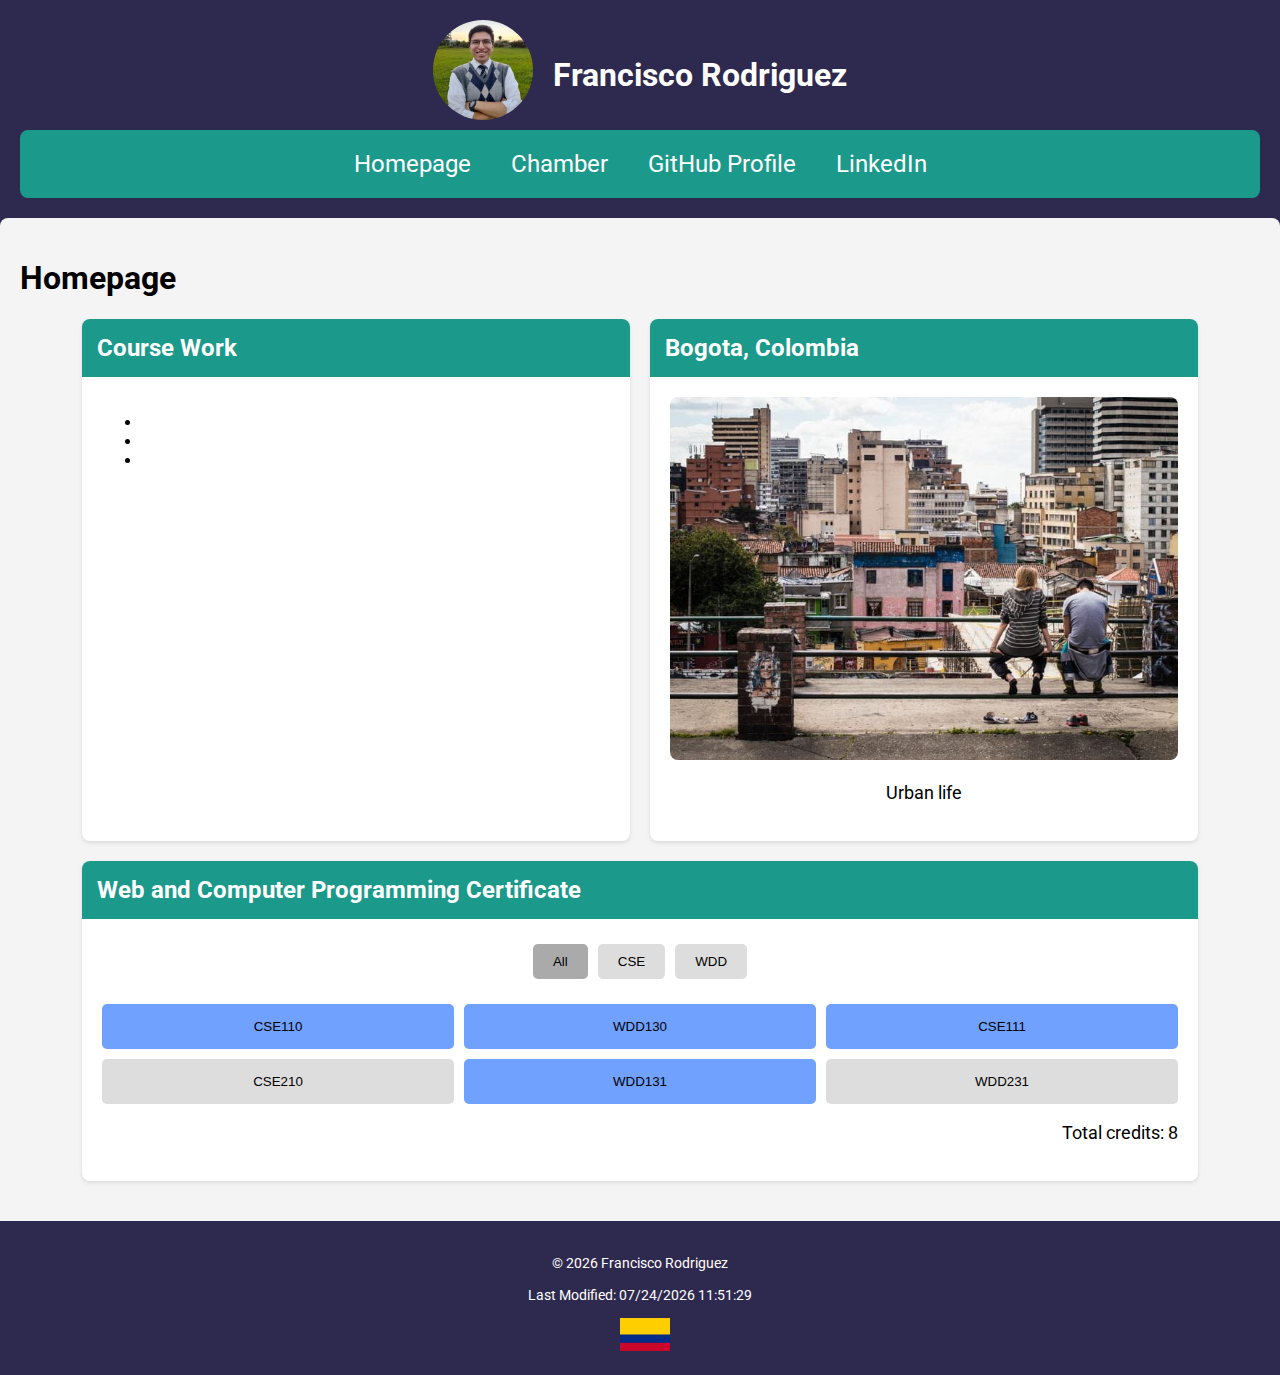
<file: index.html>
<!DOCTYPE html>
<html lang="en">
  <head>
    <meta charset="UTF-8" />
    <meta name="viewport" content="width=device-width, initial-scale=1.0" />
    <meta
      name="description"
      content="WDD 231 - Web Frontend Dev I - Francisco Rodriguez - Homepage"
    />
    <meta name="author" content="Francisco Rodriguez" />
    <title>WDD 231 - Web Frontend Dev I - Francisco Rodriguez - Homepage</title>
    <link rel="stylesheet" href="styles/base.css" />

    <script src="scripts/getdates.js" defer></script>
    <script src="scripts/showClasses.js" defer></script>

    <link rel="preconnect" href="https://fonts.googleapis.com" />
    <link rel="preconnect" href="https://fonts.gstatic.com" crossorigin />
    <link
      href="https://fonts.googleapis.com/css2?family=Roboto:wght@300;400;700&display=swap"
      rel="stylesheet"
    />
  </head>
  <body>
    <header>
      <span>
        <img
          class="profile-pic"
          src="./images/profile.jpg"
          alt="Profile Picture"
        />
        <h1>Francisco Rodriguez</h1>
        <img id="menu_icon" class="show" src="./images/menu_icon.png" alt="" />
      </span>
      <nav>
        <a href="./">Homepage</a>
        <a href="./chamber/directory.html">Chamber</a>
        <a href="https://github.com/Frankroz">GitHub Profile</a>
        <a href="https://www.linkedin.com/in/francisco-rodriguez-793039248/"
          >LinkedIn</a
        >
      </nav>
    </header>
    <main>
      <h1>Homepage</h1>
      <div class="container">
        <div class="box">
          <h2>Course Work</h2>
          <section class="content">
            <ul>
              <li></li>
              <li></li>
              <li></li>
            </ul>
          </section>
        </div>
        <div class="box">
          <h2>Bogota, Colombia</h2>
          <section class="content">
            <img src="./images/bogota.jpg" alt="Bogota img" loading="lazy" />
            <p>Urban life</p>
          </section>
        </div>
      </div>

      <div class="certificate">
        <h2>Web and Computer Programming Certificate</h2>
        <section class="content">
          <div id="certificate-btns" class="certificate-btns"></div>
          <div id="course-grid" class="course-grid"></div>
          <div class="credits">
            <p id="total-credits"></p>
          </div>
        </section>
      </div>
    </main>
    <footer>
      <p>&copy; <span id="currentyear"></span> Francisco Rodriguez</p>
      <p id="lastModified"></p>
      <img src="./images/colombian_flag.jpg" alt="Colombian Flag" />
    </footer>
  </body>
</html>
</file>
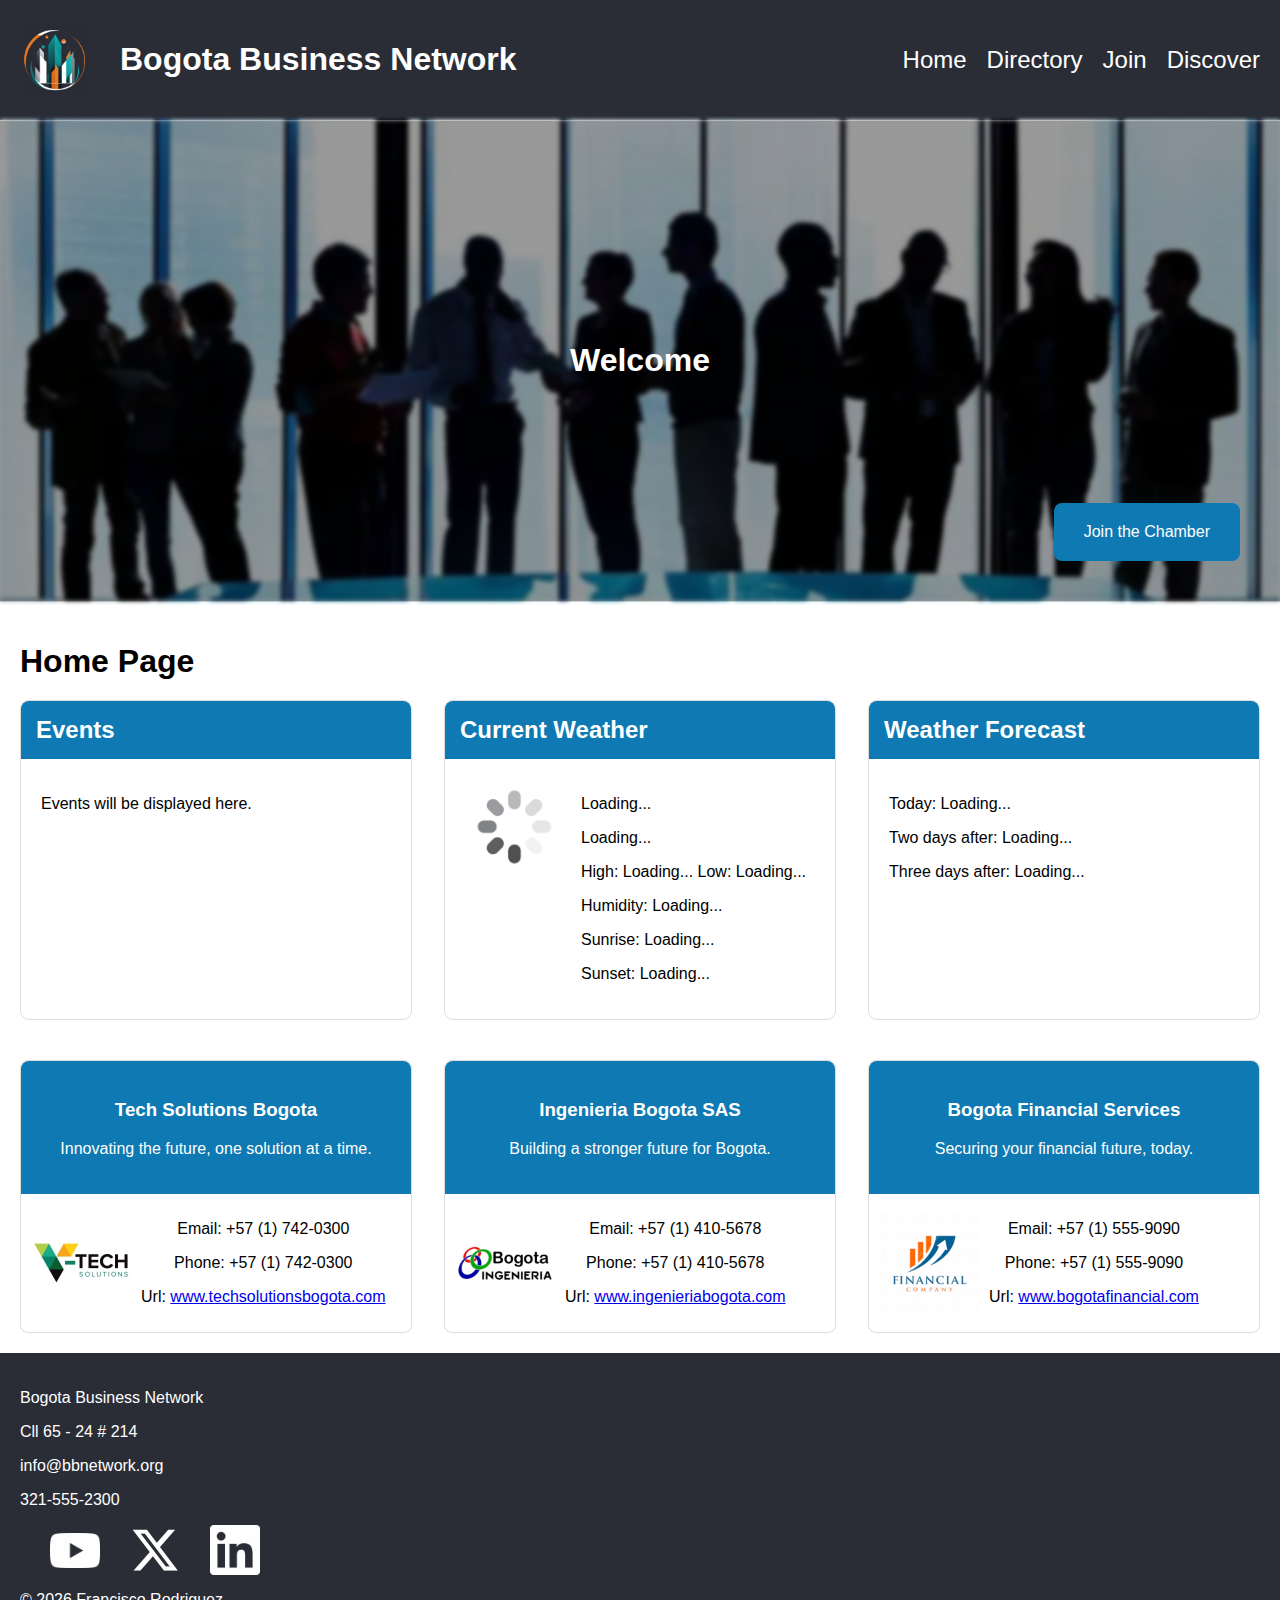
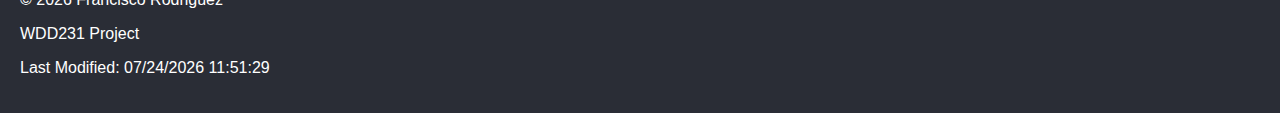
<file: chamber/index.html>
<!DOCTYPE html>
<html lang="en">
  <head>
    <meta charset="UTF-8">
    <meta name="viewport" content="width=device-width, initial-scale=1.0" />
    <meta
      name="description"
      content="WDD 231 - Chamber of commerce - Francisco Rodriguez - Homepage"
    />
    <meta name="author" content="Francisco Rodriguez" />
    <title>Home Page</title>
    <link rel="stylesheet" href="styles/base.css" />
    <link rel="icon" type="image/x-icon" href="./images/favicon.ico" />

    <meta property="og:title" content="Bogota Business Network" />
    <meta property="og:type" content="website" />
    <meta
      property="og:image"
      content="https://frankroz.github.io/wdd231/chamber/images/og-image.png"
    />
    <meta
      property="og:url"
      content="https://frankroz.github.io/wdd231/chamber/"
    />

    <script src="./scripts/getdates.js" defer></script>
    <script src="./scripts/weather.js" defer></script>
    <script src="./scripts/navBarBtns.js" defer></script>
    <script src="./scripts/showRandomBusinesses.js" defer></script>
  </head>
  <body>
    <header>
      <div class="logo">
        <img src="./images/logo.jpg" alt="Bogota Business Network Logo" />
        <h1>Bogota Business Network</h1>
        <img id="menu_icon" class="show" src="./images/menu_icon.png" alt="" />
      </div>
      <nav>
        <a href="./">Home</a>
        <a href="./directory.html">Directory</a>
        <a href="./join.html">Join</a>
        <a href="./discover.html">Discover</a>
      </nav>
    </header>
    <main>
      <section class="hero">
        <div class="hero-image">
          <img src="./images/hero.webp" alt="Hero Image" />
          <h1>Welcome</h1>
        </div>
        <a href="./join.html" class="keynote-btn">Join the Chamber</a>
      </section>
      <h1>Home Page</h1>
      <section class="content">
        <div class="events">
          <h2>Events</h2>
          <div class="container">
            <p>Events will be displayed here.</p>
          </div>
        </div>
        <div class="weather">
          <h2>Current Weather</h2>
          <div class="wea-container">
            <div class="weather-icon">
              <img
                src="./images/placeholder-loading-icon.png"
                alt="Weather Icon"
              />
            </div>
            <div>
              <p class="temperature">Loading...</p>
              <p class="description">Loading...</p>
              <p class="high-low">High: Loading... Low: Loading...</p>
              <p class="humidity">Humidity: Loading...</p>
              <p class="sunrise">Sunrise: Loading...</p>
              <p class="sunset">Sunset: Loading...</p>
            </div>
          </div>
        </div>
        <div class="forecast">
          <h2>Weather Forecast</h2>
          <div class="container">
            <p class="today">Today: Loading...</p>
            <p class="twoDaysAfter">Two days after: Loading...</p>
            <p class="threeDaysAfter">Three days after: Loading...</p>
          </div>
        </div>
      </section>

      <section id="businesses" class="businesses">
        <img src="./images/placeholder-loading-icon.png" alt="loading" />
      </section>
    </main>
    <footer>
      <div class="footer-content">
        <div class="footer-info">
          <p>Bogota Business Network</p>
          <p>Cll 65 - 24 # 214</p>
          <p>info@bbnetwork.org</p>
          <p>321-555-2300</p>
        </div>
        <div class="social-icons">
          <a href="#"><img src="./images/youtube.png" alt="YouTube" /></a>
          <a href="#"><img src="./images/twitter.png" alt="Twitter" /></a>
          <a href="#"><img src="./images/linkedin.png" alt="LinkedIn" /></a>
        </div>
        <div class="date">
          <p>&copy; <span id="currentyear"></span> Francisco Rodriguez</p>
          <p>WDD231 Project</p>
          <p id="lastModified"></p>
        </div>
      </div>
    </footer>
  </body>
</html>
</file>
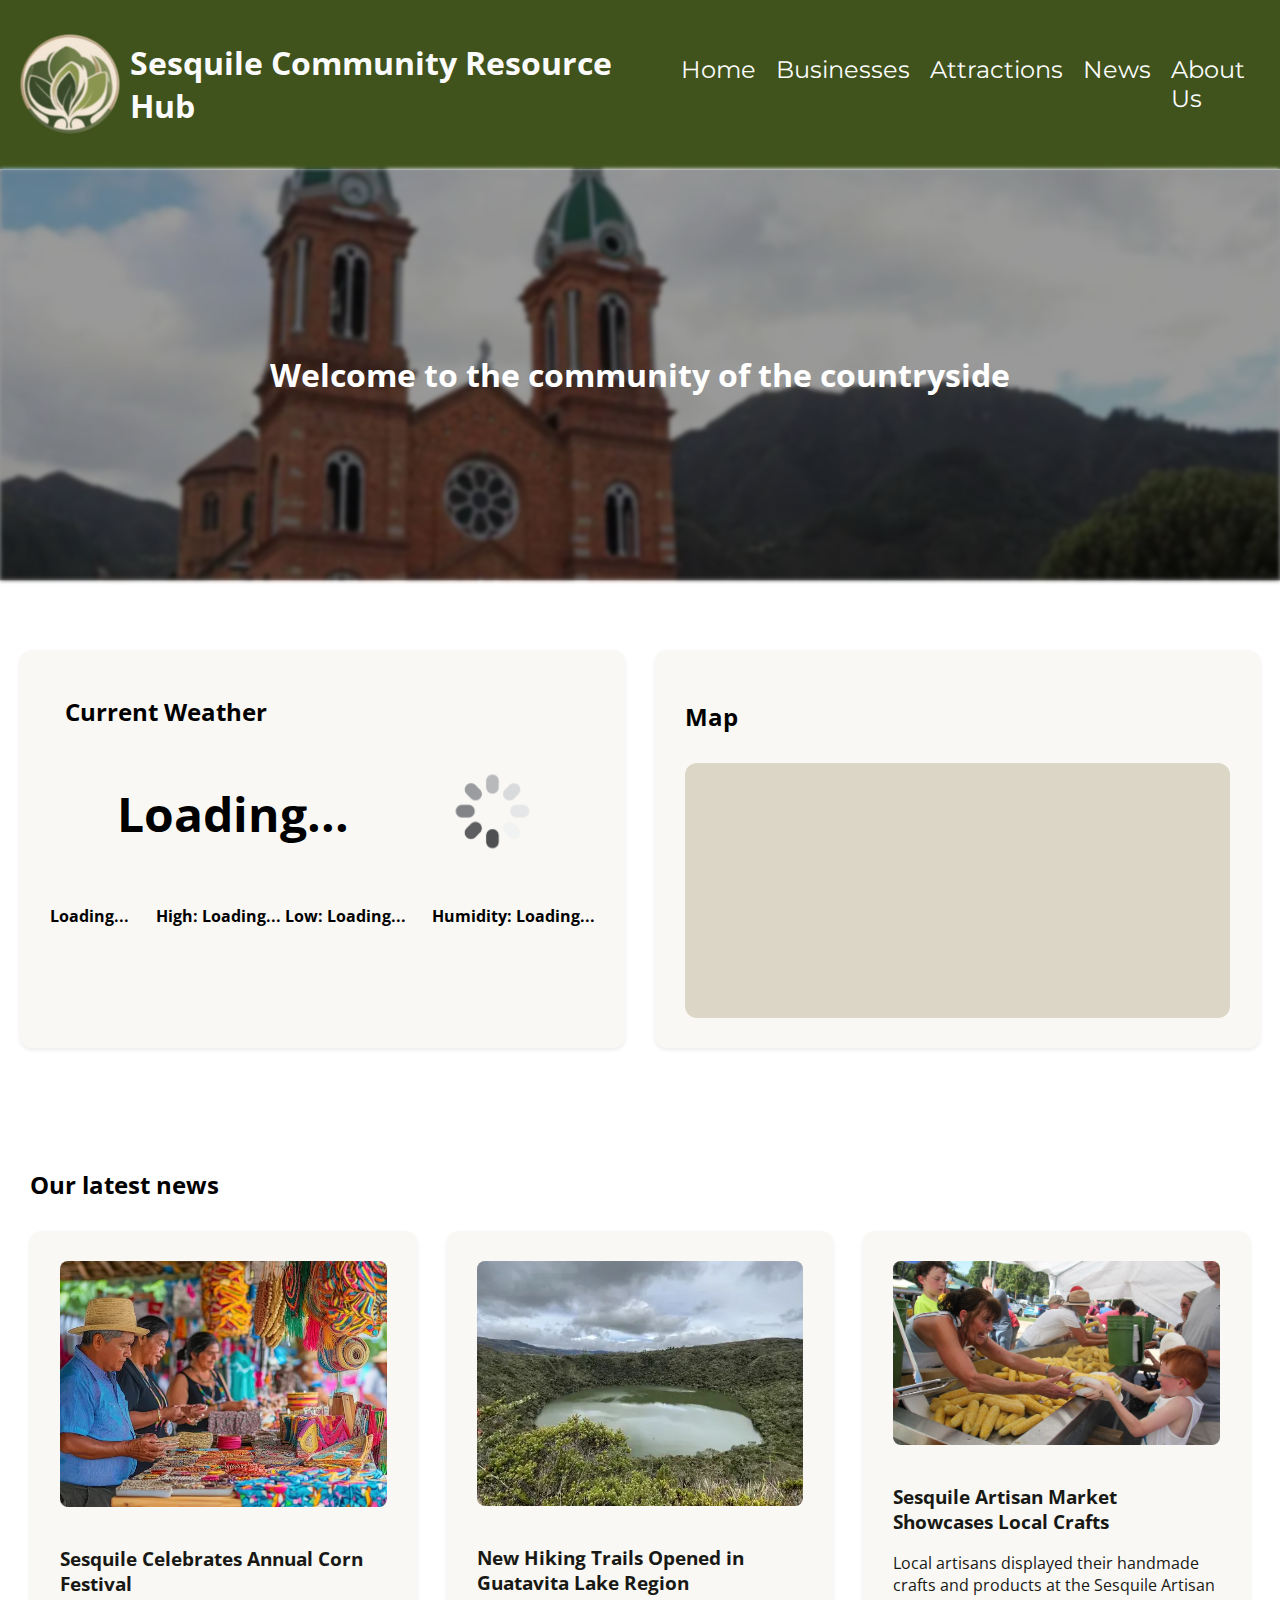
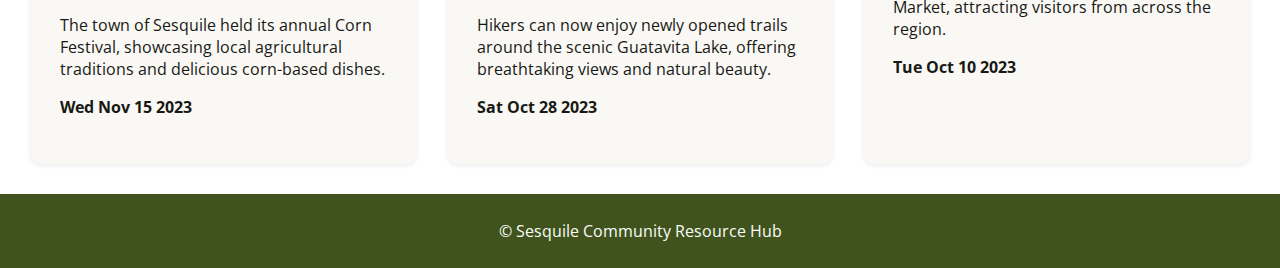
<file: project/index.html>
<!DOCTYPE html>
<html lang="en">
  <head>
    <meta charset="UTF-8" />
    <meta name="viewport" content="width=device-width, initial-scale=1.0" />
    <meta
      name="description"
      content="Sesquile Community Resource Hub - Home"
    />
    <meta name="author" content="Francisco Rodriguez" />
    <title>Home - Sesquile Community Resource Hub</title>
    <link rel="stylesheet" href="styles/base.css" />
    <link rel="icon" type="image/x-icon" href="./images/favicon.ico" />

    <script src="scripts/navbar.js" defer></script>
    <script src="scripts/weather.js" defer></script>
    <script type="module" src="scripts/news.js"></script>
  </head>
  <body>
    <header>
      <div class="title_heading">
        <a class="logo" href="#">
          <img src="./images/logo.jpg" alt="Sesquile Community Resource Hub" />
          <h1>Sesquile Community Resource Hub</h1>
        </a>
        <a class="toggle-button">
          <img id="menu_icon" src="./images/menu_icon.png" alt="menu_icon" />
          <img id="close_icon" src="./images/close_icon.png" alt="close_icon" />
        </a>
      </div>
      <nav>
        <ul>
          <li><a href="./">Home</a></li>
          <li><a href="./businesses.html">Businesses</a></li>
          <li><a href="./attractions.html">Attractions</a></li>
          <li><a href="./news.html">News</a></li>
          <li><a href="./aboutus.html">About Us</a></li>
        </ul>
      </nav>
    </header>

    <main>
      <section class="hero">
        <div class="hero-image">
          <img src="./images/hero.jpg" alt="Hero Image" />
          <h1>Welcome to the community of the countryside</h1>
        </div>
      </section>

      <section class="content">
        <div class="weather">
          <h2>Current Weather</h2>
          <div class="wea-container">
            <h2 class="temperature">Loading...</h2>
            <div class="weather-icon">
              <img
                src="./images/placeholder-loading-icon.png"
                alt="Weather Icon"
              />
            </div>
          </div>
          <div class="w-desc">
            <h4 class="description">Loading...</h4>
            <h4 class="high-low">High: Loading... Low: Loading...</h4>
            <h4 class="humidity">Humidity: Loading...</h4>
          </div>
        </div>

        <div class="map">
          <h2>Map</h2>
          <div class="placeholder-map">
            <iframe
              src="https://www.google.com/maps/embed?pb=!1m14!1m12!1m3!1d3566.8492269585613!2d-73.79789665936413!3d5.044490290691281!2m3!1f0!2f0!3f0!3m2!1i1024!2i768!4f13.1!5e1!3m2!1sen!2sjp!4v1743671103579!5m2!1sen!2sjp&markers=color:red%7C5.044586,-73.798790"
              width="100%"
              height="250"
              style="border: 0"
              allowfullscreen="false"
              loading="lazy"
              referrerpolicy="no-referrer-when-downgrade"
            ></iframe>
          </div>
        </div>
      </section>

      <section class="news">
        <h2>Our latest news</h2>
        <div id="new_news" class="news-grid"></div>
      </section>
    </main>

    <footer>
      <p>
        &copy; <span id="currentyear"></span
        ><span> Sesquile Community Resource Hub</span>
      </p>
    </footer>
  </body>
</html>
</file>
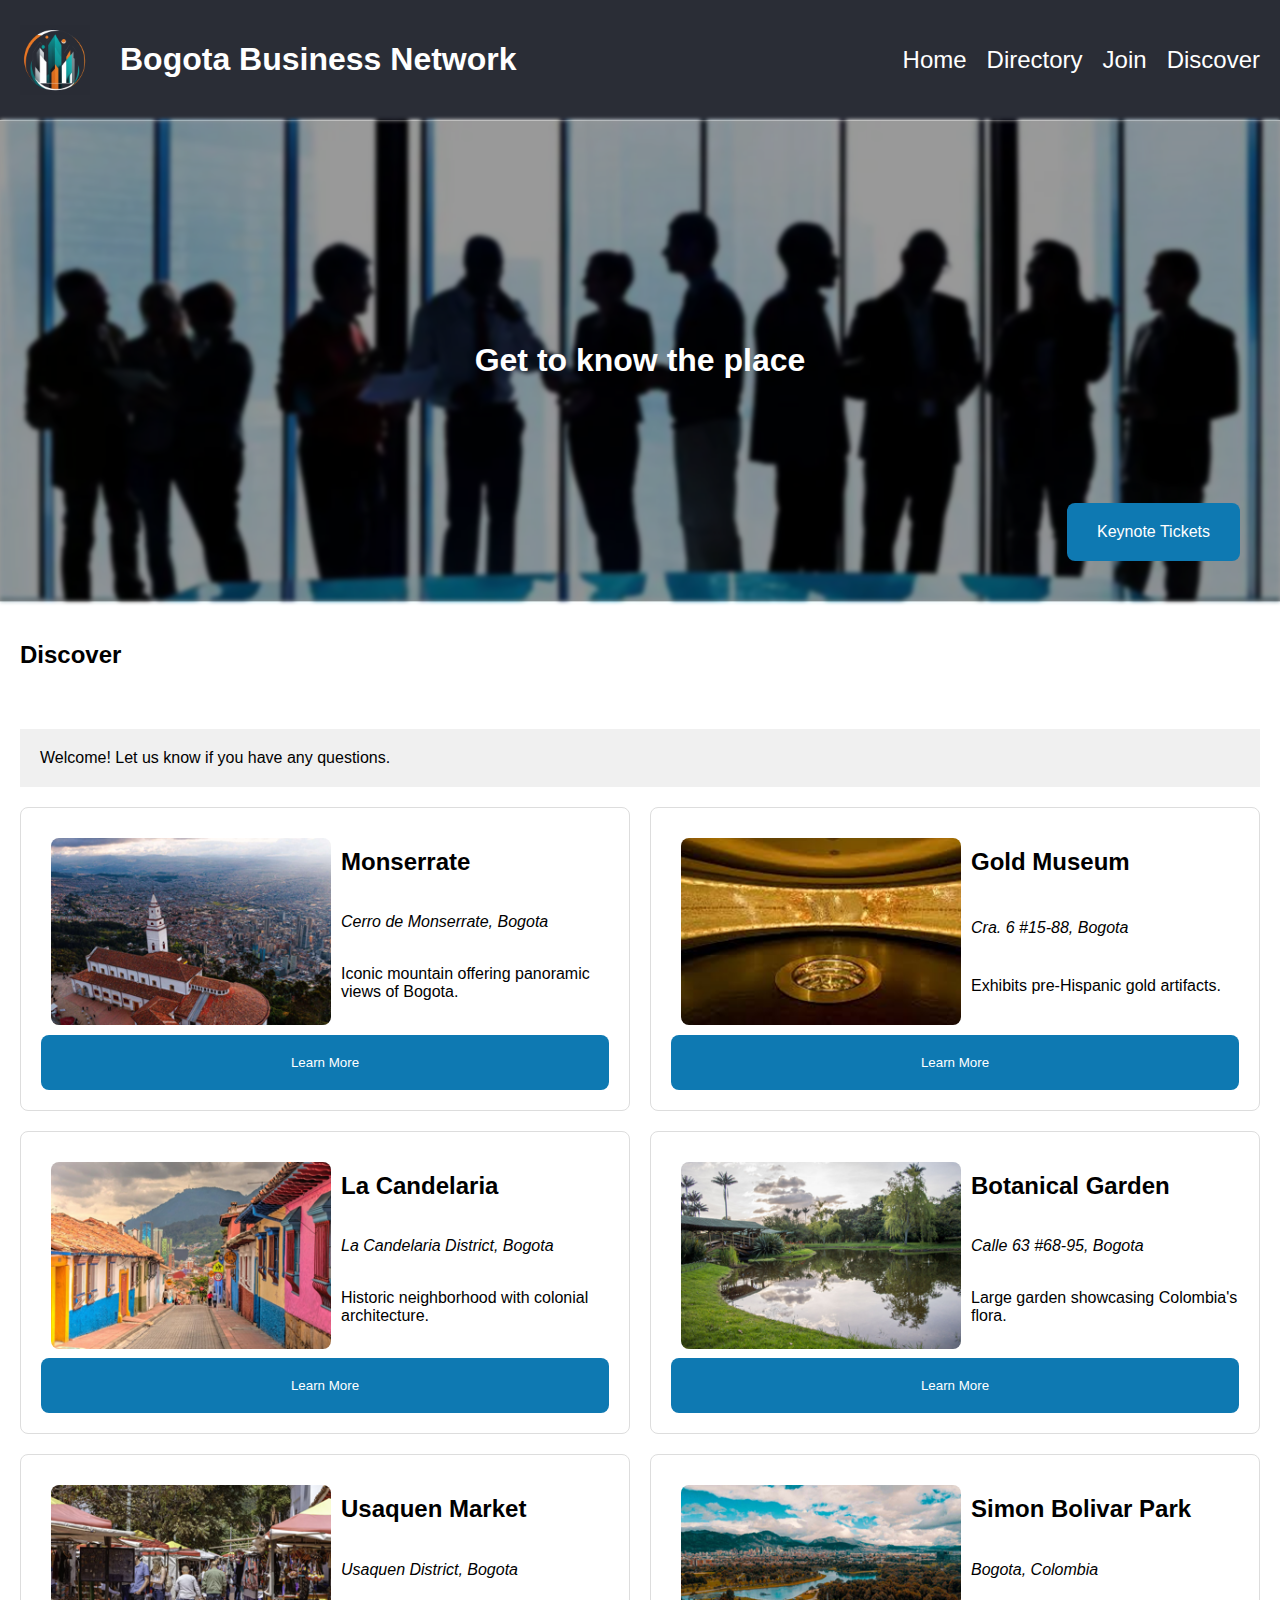
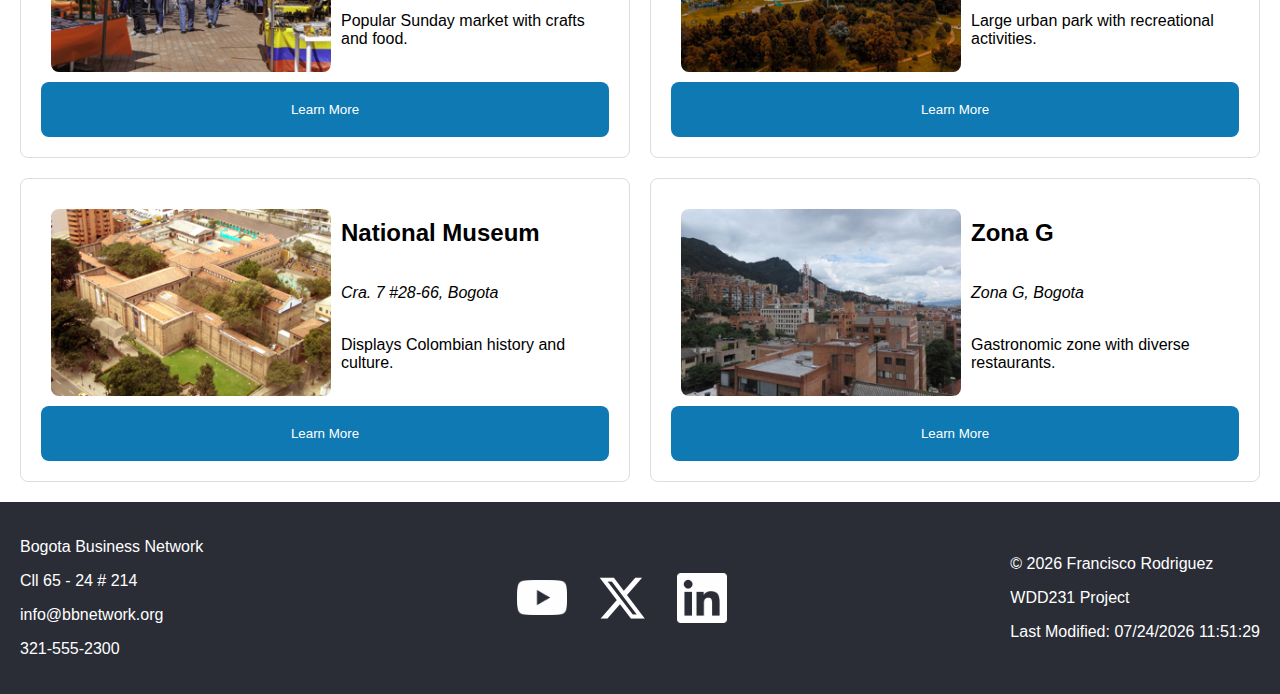
<file: chamber/discover.html>
<!DOCTYPE html>
<html lang="en">
  <head>
    <meta charset="UTF-8" />
    <meta name="viewport" content="width=device-width, initial-scale=1.0" />
    <meta
      name="description"
      content="WDD 231 - Chamber of commerce - Francisco Rodriguez - Homepage"
    />
    <meta name="author" content="Francisco Rodriguez" />
    <title>Discover</title>
    <link rel="stylesheet" href="styles/base.css" />
    <link rel="stylesheet" href="styles/discover.css" />

    <link rel="icon" type="image/x-icon" href="./images/favicon.ico" />

    <meta property="og:title" content="Bogota Business Network" />
    <meta property="og:type" content="website" />
    <meta
      property="og:image"
      content="https://frankroz.github.io/wdd231/chamber/images/og-image.png"
    />
    <meta
      property="og:url"
      content="https://frankroz.github.io/wdd231/chamber/discover.html"
    />

    <script src="./scripts/getdates.js" defer></script>
    <script src="./scripts/discover.js" defer></script>
    <script src="./scripts/navBarBtns.js" defer></script>
  </head>
  <body>
    <header>
      <div class="logo">
        <img src="./images/logo.jpg" alt="Bogota Business Network Logo" />
        <h1>Bogota Business Network</h1>
        <img id="menu_icon" class="show" src="./images/menu_icon.png" alt="" />
      </div>
      <nav>
        <a href="./">Home</a>
        <a href="./directory.html">Directory</a>
        <a href="./join.html">Join</a>
        <a href="#">Discover</a>
      </nav>
    </header>
    <main>
      <section class="hero">
        <div class="hero-image">
          <img src="./images/hero.webp" alt="Hero Image" />
          <h1>Get to know the place</h1>
        </div>
        <button class="keynote-btn">Keynote Tickets</button>
      </section>

      <section class="content">
        <h2>Discover</h2>
      </section>

      <div class="discover-grid">
        <aside class="sidebar">
          <div id="visit-message"></div>
        </aside>
        <section class="gallery">
          <div id="discover-cards"></div>
        </section>
      </div>
    </main>
    <footer>
      <div class="footer-info">
        <p>Bogota Business Network</p>
        <p>Cll 65 - 24 # 214</p>
        <p>info@bbnetwork.org</p>
        <p>321-555-2300</p>
      </div>
      <div class="social-icons">
        <a href="#"><img src="./images/youtube.png" alt="YouTube" loading="lazy"/></a>
        <a href="#"><img src="./images/twitter.png" alt="Twitter" loading="lazy"/></a>
        <a href="#"><img src="./images/linkedin.png" alt="LinkedIn" loading="lazy"/></a>
      </div>
      <div class="date">
        <p>&copy; <span id="currentyear"></span> Francisco Rodriguez</p>
        <p>WDD231 Project</p>
        <p id="lastModified"></p>
      </div>
    </footer>
  </body>
</html>
</file>
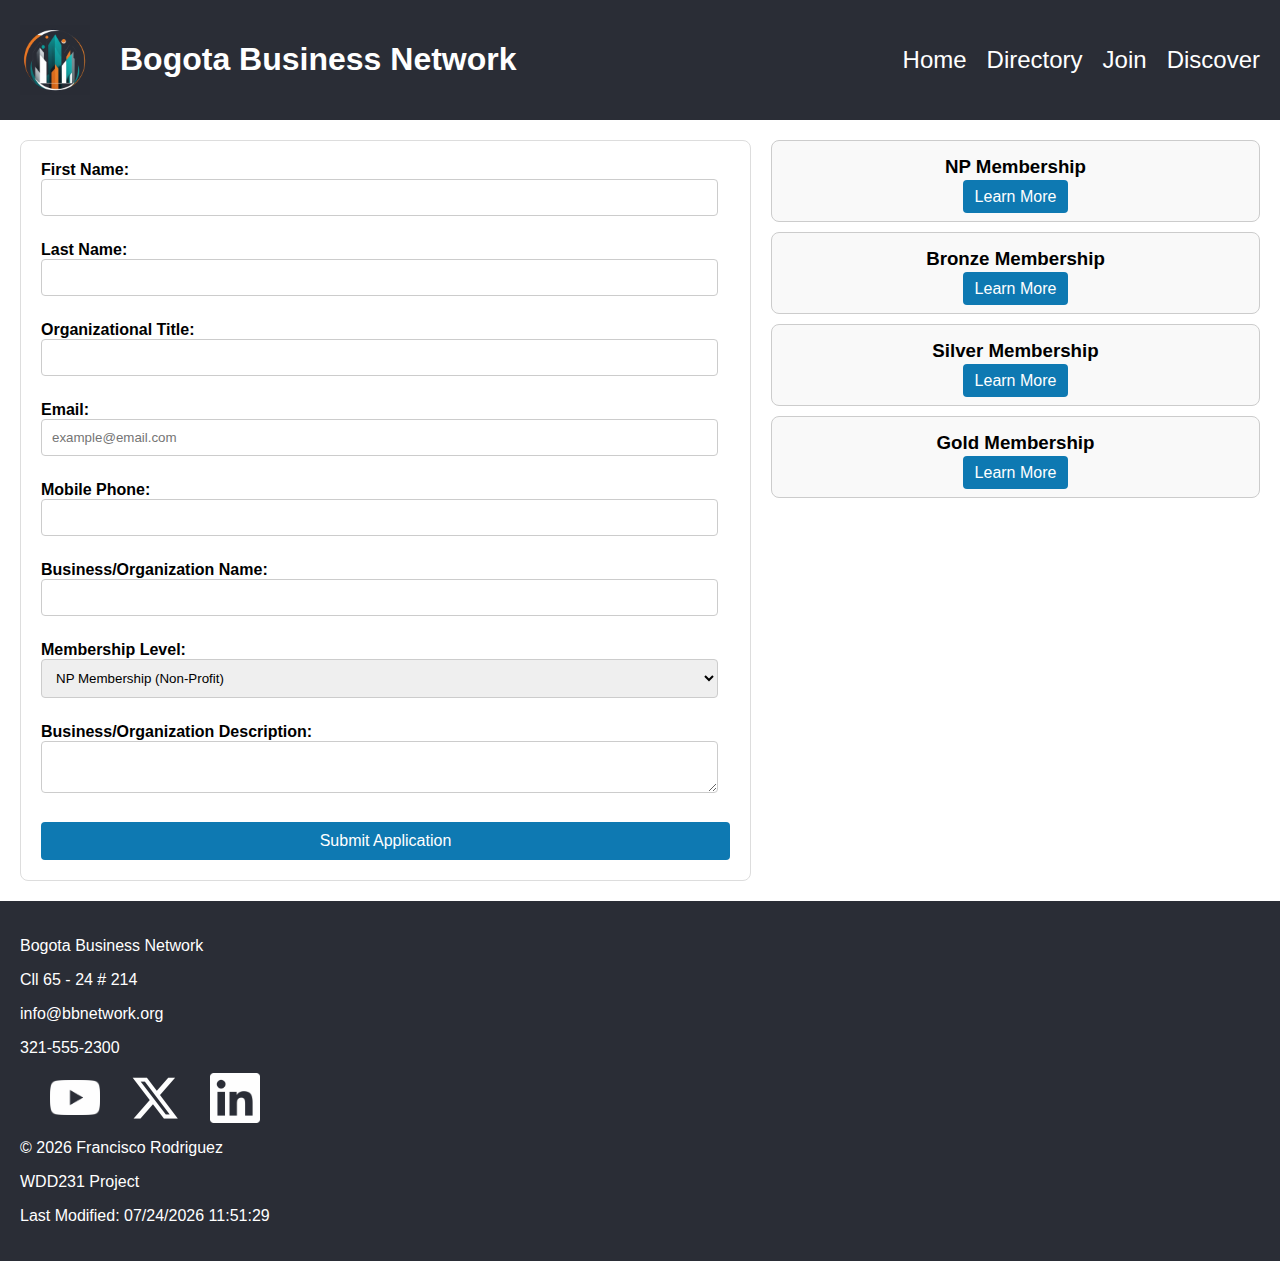
<file: chamber/join.html>
<!DOCTYPE html>
<html lang="en">
  <head>
    <meta charset="UTF-8" />
    <meta name="viewport" content="width=device-width, initial-scale=1.0" />
    <meta
      name="description"
      content="WDD 231 - Chamber of commerce - Francisco Rodriguez - Homepage"
    />
    <meta name="author" content="Francisco Rodriguez" />
    <title>Join Us</title>
    <link rel="stylesheet" href="./styles/join.css" />
    <link rel="stylesheet" href="./styles/base.css" />
    <link rel="icon" type="image/x-icon" href="./images/favicon.ico" />

    <meta property="og:title" content="Bogota Business Network" />
    <meta property="og:type" content="website" />
    <meta
      property="og:image"
      content="https://frankroz.github.io/wdd231/chamber/images/og-image.png"
    />
    <meta
      property="og:url"
      content="https://frankroz.github.io/wdd231/chamber/"
    />

    <script src="./scripts/getdates.js" defer></script>
    <script src="./scripts/navBarBtns.js" defer></script>
    <script src="./scripts/join.js" defer></script>
  </head>
  <body>
    <header>
      <div class="logo">
        <img src="./images/logo.jpg" alt="Bogota Business Network Logo" />
        <h1>Bogota Business Network</h1>
        <img id="menu_icon" class="show" src="./images/menu_icon.png" alt="" />
      </div>
      <nav>
        <a href="./">Home</a>
        <a href="./directory.html">Directory</a>
        <a href="./join.html">Join</a>
        <a href="./discover.html">Discover</a>
      </nav>
    </header>
    <main>
      <form action="thankyou.html" method="get" id="joinForm">
        <label for="firstName"
          >First Name:
          <input
            type="text"
            id="firstName"
            name="firstName"
            required
            title="Enter your first name"
            autocomplete="given-name"
          />
        </label>
        <label for="lastName"
          >Last Name:
          <input
            type="text"
            id="lastName"
            name="lastName"
            required
            title="Enter your last name"
            autocomplete="family-name"
          />
        </label>
        <label for="orgTitle"
          >Organizational Title:
          <input
            type="text"
            id="orgTitle"
            name="orgTitle"
            title="Enter your organizational title"
            autocomplete="organization-title"
            pattern="[A-Za-z\s-]{7,}"
          />
        </label>
        <label for="email"
          >Email:
          <input
            type="email"
            id="email"
            name="email"
            required
            title="Enter your email address"
            autocomplete="email"
            placeholder="example@email.com"
          />
        </label>
        <label for="phone"
          >Mobile Phone:
          <input
            type="tel"
            id="phone"
            name="phone"
            required
            title="Enter your mobile phone number"
            pattern="[0-9]+"
          />
        </label>
        <label for="orgName"
          >Business/Organization Name:
          <input
            type="text"
            id="orgName"
            name="orgName"
            required
            title="Enter your business/organization name"
            autocomplete="organization"
          />
        </label>
        <label for="membership"
          >Membership Level:
          <select id="membership" name="membership">
            <option value="NP">NP Membership (Non-Profit)</option>
            <option value="Bronze">Bronze Membership</option>
            <option value="Silver">Silver Membership</option>
            <option value="Gold">Gold Membership</option>
          </select>
        </label>
        <label for="description"
          >Business/Organization Description:
          <textarea
            id="description"
            name="description"
            title="Enter your business/organization description"
          ></textarea>
        </label>
        <input type="hidden" id="timestamp" name="timestamp" value="" />
        <button type="submit">Submit Application</button>
      </form>
      <div class="membership-cards">
        <div class="membership-card">
          <h3>NP Membership</h3>
          <a href="#npModal">Learn More</a>
        </div>
        <div class="membership-card">
          <h3>Bronze Membership</h3>
          <a href="#bronzeModal">Learn More</a>
        </div>
        <div class="membership-card">
          <h3>Silver Membership</h3>
          <a href="#silverModal">Learn More</a>
        </div>
        <div class="membership-card">
          <h3>Gold Membership</h3>
          <a href="#goldModal">Learn More</a>
        </div>
      </div>

      <div id="npModal" class="modal">
        <div class="modal-content">
          <span class="close">&times;</span>
          <p>
            NP Membership is designed for non-profit organizations. It is a free
            membership that provides access to networking opportunities,
            community resource sharing, and inclusion in our online directory.
            This membership is ideal for organizations looking to connect with
            the local business community and expand their reach.
          </p>
        </div>
      </div>
      <div id="bronzeModal" class="modal">
        <div class="modal-content">
          <span class="close">&times;</span>
          <p>
            Bronze Membership is an entry-level paid membership. It includes all
            the benefits of NP Membership, plus access to exclusive training
            workshops, discounted event tickets, and enhanced listing in our
            online directory. This level is perfect for small businesses and
            startups looking to grow their network.
          </p>
        </div>
      </div>
      <div id="silverModal" class="modal">
        <div class="modal-content">
          <span class="close">&times;</span>
          <p>
            Silver Membership offers increased visibility and networking
            opportunities. Members receive all Bronze benefits, plus priority
            listing in the directory, advertising opportunities on our website,
            and special invitations to VIP events. This level is tailored for
            established businesses seeking to maximize their exposure.
          </p>
        </div>
      </div>
      <div id="goldModal" class="modal">
        <div class="modal-content">
          <span class="close">&times;</span>
          <p>
            Gold Membership is our premium level, providing the highest level of
            benefits. Members enjoy all Silver benefits, along with prominent
            spotlight positions on our homepage, exclusive event sponsorships,
            and personalized business consultations. This membership is ideal
            for large corporations and organizations aiming for maximum impact.
          </p>
        </div>
      </div>
    </main>
    <footer>
      <div class="footer-content">
        <div class="footer-info">
          <p>Bogota Business Network</p>
          <p>Cll 65 - 24 # 214</p>
          <p>info@bbnetwork.org</p>
          <p>321-555-2300</p>
        </div>
        <div class="social-icons">
          <a href="#"><img src="./images/youtube.png" alt="YouTube" /></a>
          <a href="#"><img src="./images/twitter.png" alt="Twitter" /></a>
          <a href="#"><img src="./images/linkedin.png" alt="LinkedIn" /></a>
        </div>
        <div class="date">
          <p>&copy; <span id="currentyear"></span> Francisco Rodriguez</p>
          <p>WDD231 Project</p>
          <p id="lastModified"></p>
        </div>
      </div>
    </footer>
  </body>
</html>
</file>
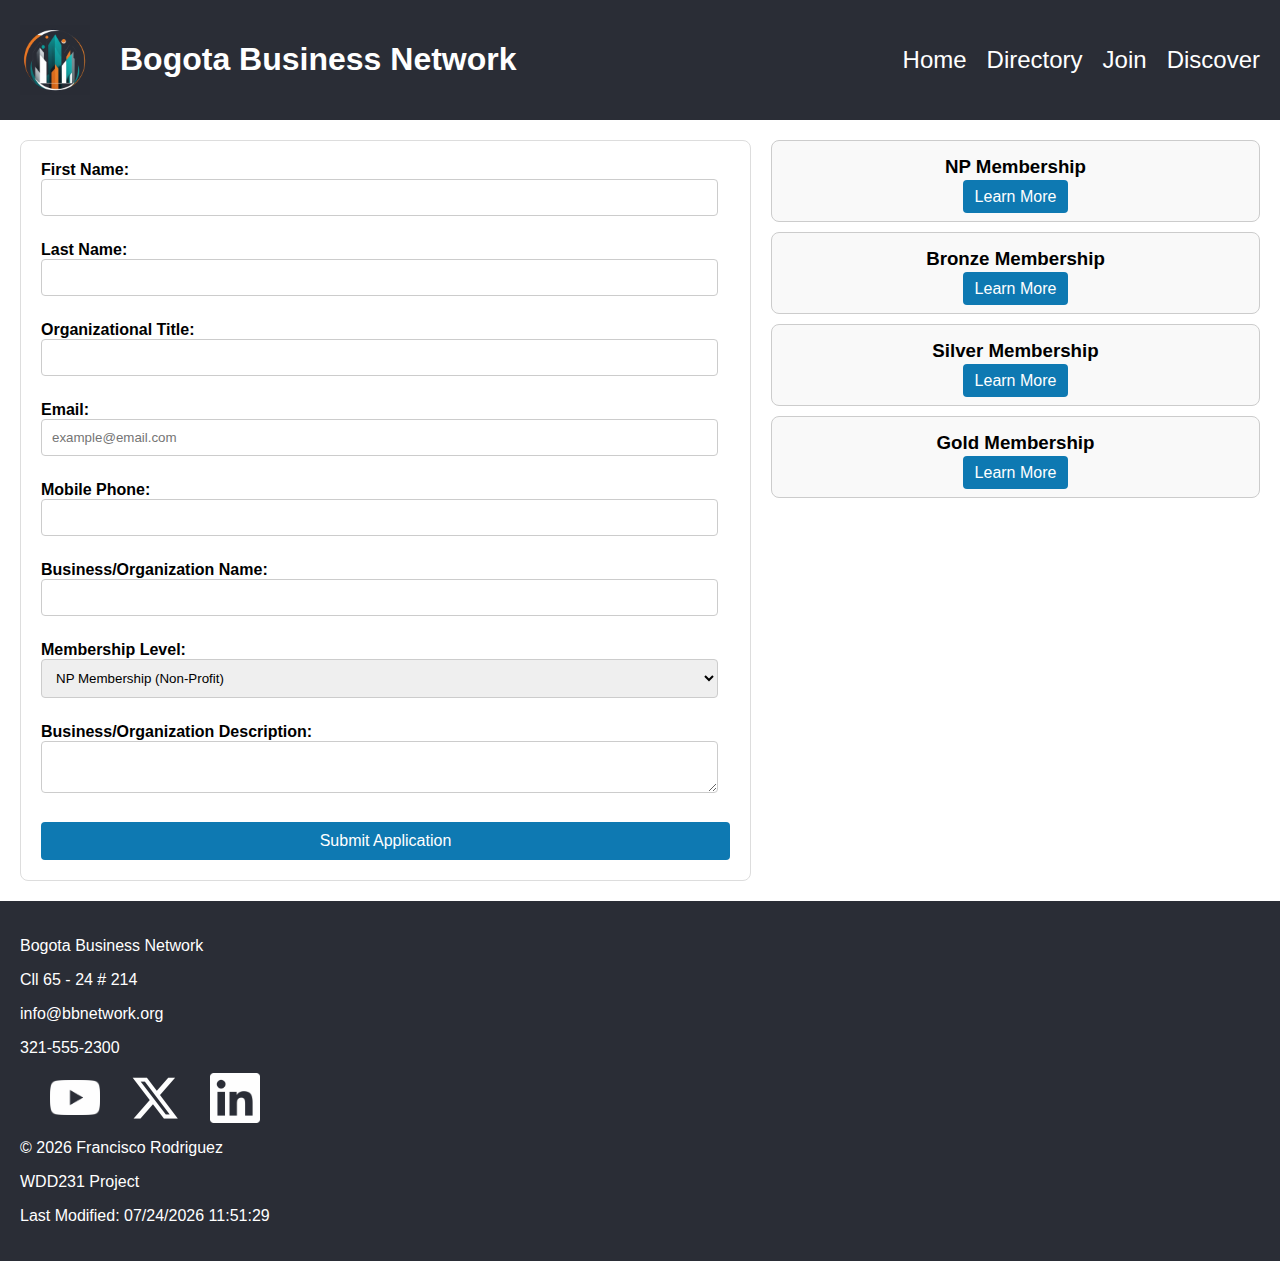
<file: chamber/thankyou.html>
<!DOCTYPE html>
<html lang="en">
  <head>
    <meta charset="UTF-8" />
    <meta name="viewport" content="width=device-width, initial-scale=1.0" />
    <meta
      name="description"
      content="WDD 231 - Chamber of commerce - Francisco Rodriguez - Homepage"
    />
    <meta name="author" content="Francisco Rodriguez" />
    <title>Thank You</title>
    <link rel="stylesheet" href="./styles/thankyou.css" />
    <link rel="stylesheet" href="./styles/base.css" />
    <link rel="icon" type="image/x-icon" href="./images/favicon.ico" />

    <meta property="og:title" content="Bogota Business Network" />
    <meta property="og:type" content="website" />
    <meta
      property="og:image"
      content="https://frankroz.github.io/wdd231/chamber/images/og-image.png"
    />
    <meta
      property="og:url"
      content="https://frankroz.github.io/wdd231/chamber/"
    />

    <script src="./scripts/getdates.js" defer></script>
    <script src="./scripts/navBarBtns.js" defer></script>
    <script src="./scripts/thankyou.js" defer></script>
  </head>
  <body>
    <header>
      <div class="logo">
        <img src="./images/logo.jpg" alt="Bogota Business Network Logo" />
        <h1>Bogota Business Network</h1>
        <img id="menu_icon" class="show" src="./images/menu_icon.png" alt="" />
      </div>
      <nav>
        <a href="./">Home</a>
        <a href="./directory.html">Directory</a>
        <a href="./join.html">Join</a>
        <a href="./discover.html">Discover</a>
      </nav>
    </header>
    <main>
      <h1>Thank You!</h1>
      <p>
        Thank you for submitting your application to join the Bogota Business Network.
      </p>
      <div class="form-data">
        <h2>Your Information:</h2>
        <p><strong>First Name:</strong> <span id="firstNameData"></span></p>
        <p><strong>Last Name:</strong> <span id="lastNameData"></span></p>
        <p><strong>Email:</strong> <span id="emailData"></span></p>
        <p><strong>Mobile Phone:</strong> <span id="phoneData"></span></p>
        <p><strong>Business Name:</strong> <span id="orgNameData"></span></p>
        <p>
          <strong>Application Date/Time:</strong>
          <span id="timestampData"></span>
        </p>
      </div>
    </main>
    <footer>
      <div class="footer-content">
        <div class="footer-info">
          <p>Bogota Business Network</p>
          <p>Cll 65 - 24 # 214</p>
          <p>info@bbnetwork.org</p>
          <p>321-555-2300</p>
        </div>
        <div class="social-icons">
          <a href="#"><img src="./images/youtube.png" alt="YouTube" /></a>
          <a href="#"><img src="./images/twitter.png" alt="Twitter" /></a>
          <a href="#"><img src="./images/linkedin.png" alt="LinkedIn" /></a>
        </div>
        <div class="date">
          <p>&copy; <span id="currentyear"></span> Francisco Rodriguez</p>
          <p>WDD231 Project</p>
          <p id="lastModified"></p>
        </div>
      </div>
    </footer>
  </body>
</html>
</file>
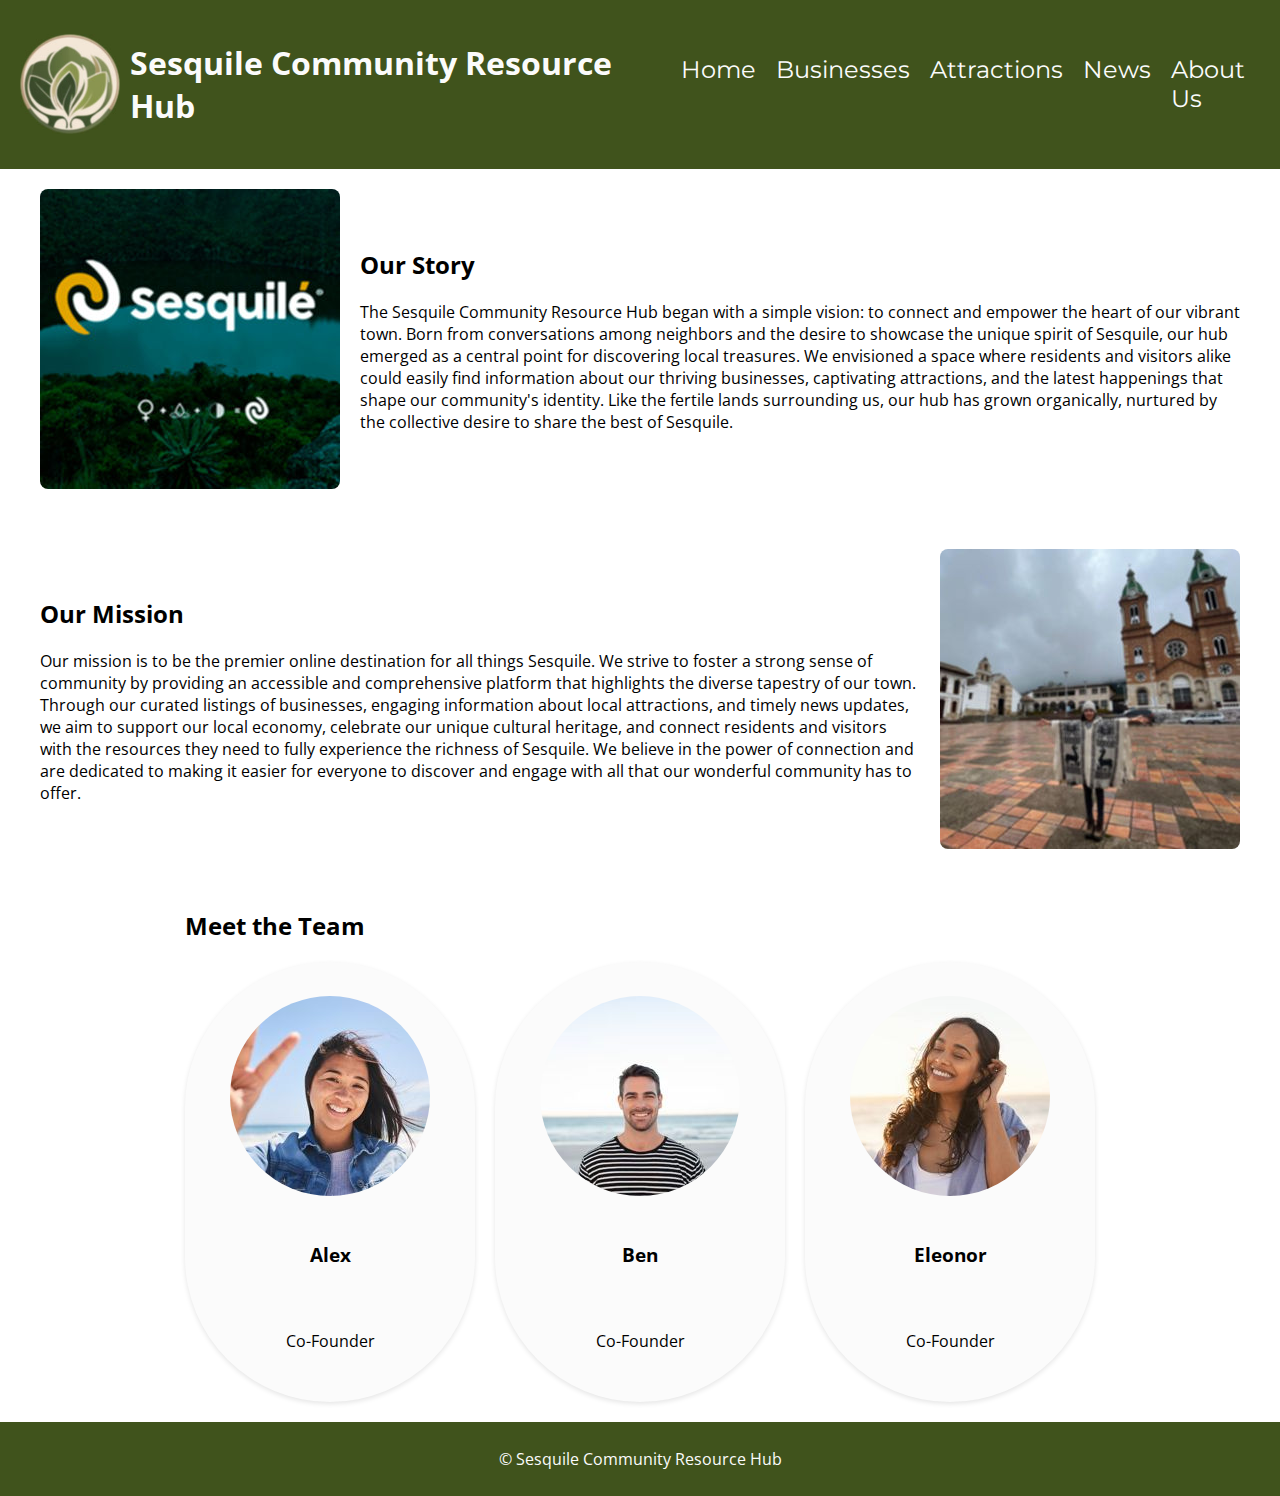
<file: project/aboutus.html>
<!DOCTYPE html>
<html lang="en">
  <head>
    <meta charset="UTF-8" />
    <meta name="viewport" content="width=device-width, initial-scale=1.0" />
    <meta
      name="description"
      content="Sesquile Community Resource Hub - About Us"
    />
    <meta name="author" content="Francisco Rodriguez" />
    <title>About Us - Sesquile Community Resource Hub</title>
    <link rel="stylesheet" href="styles/base.css" />
    <link rel="stylesheet" href="styles/aboutus.css" />
    <link rel="icon" type="image/x-icon" href="./images/favicon.ico" />

    <script src="scripts/navbar.js" defer></script>
  </head>
  <body>
    <header>
      <div class="title_heading">
        <a class="logo" href="#">
          <img src="./images/logo.jpg" alt="Sesquile Community Resource Hub" />
          <h1>Sesquile Community Resource Hub</h1>
        </a>
        <a class="toggle-button">
          <img id="menu_icon" src="./images/menu_icon.png" alt="menu_icon" />
          <img id="close_icon" src="./images/close_icon.png" alt="close_icon" />
        </a>
      </div>
      <nav>
        <ul>
          <li><a href="./">Home</a></li>
          <li><a href="./businesses.html">Businesses</a></li>
          <li><a href="./attractions.html">Attractions</a></li>
          <li><a href="./news.html">News</a></li>
          <li><a href="./aboutus.html">About Us</a></li>
        </ul>
      </nav>
    </header>

    <main>
      <section class="about-us">
        <div class="about-content">
          <img src="images/aboutus1.jpg" alt="aboutus1" />
          <div>
            <h2>Our Story</h2>
            <p>
              The Sesquile Community Resource Hub began with a simple vision: to
              connect and empower the heart of our vibrant town. Born from
              conversations among neighbors and the desire to showcase the
              unique spirit of Sesquile, our hub emerged as a central point for
              discovering local treasures. We envisioned a space where residents
              and visitors alike could easily find information about our
              thriving businesses, captivating attractions, and the latest
              happenings that shape our community's identity. Like the fertile
              lands surrounding us, our hub has grown organically, nurtured by
              the collective desire to share the best of Sesquile.
            </p>
          </div>
        </div>
        <div class="about-content">
          <div>
            <h2>Our Mission</h2>
            <p>
              Our mission is to be the premier online destination for all things
              Sesquile. We strive to foster a strong sense of community by
              providing an accessible and comprehensive platform that highlights
              the diverse tapestry of our town. Through our curated listings of
              businesses, engaging information about local attractions, and
              timely news updates, we aim to support our local economy,
              celebrate our unique cultural heritage, and connect residents and
              visitors with the resources they need to fully experience the
              richness of Sesquile. We believe in the power of connection and
              are dedicated to making it easier for everyone to discover and
              engage with all that our wonderful community has to offer.
            </p>
          </div>
          <img src="images/aboutus2.jpg" alt="aboutus2" />
        </div>
      </section>

      <div>
        <h2>Meet the Team</h2>
        <section class="team">
          <div class="team-member">
            <img src="images/person1.jpg" alt="Team Member 1" />
            <h3>Alex</h3>
            <p>Co-Founder</p>
          </div>
          <div class="team-member">
            <img src="images/person2.jpg" alt="Team Member 2" />
            <h3>Ben</h3>
            <p>Co-Founder</p>
          </div>
          <div class="team-member">
            <img src="images/person3.jpg" alt="Team Member 3" />
            <h3>Eleonor</h3>
            <p>Co-Founder</p>
          </div>
        </section>
      </div>
    </main>

    <footer>
      <p>
        &copy; <span id="currentyear"></span
        ><span> Sesquile Community Resource Hub</span>
      </p>
    </footer>
  </body>
</html>
</file>
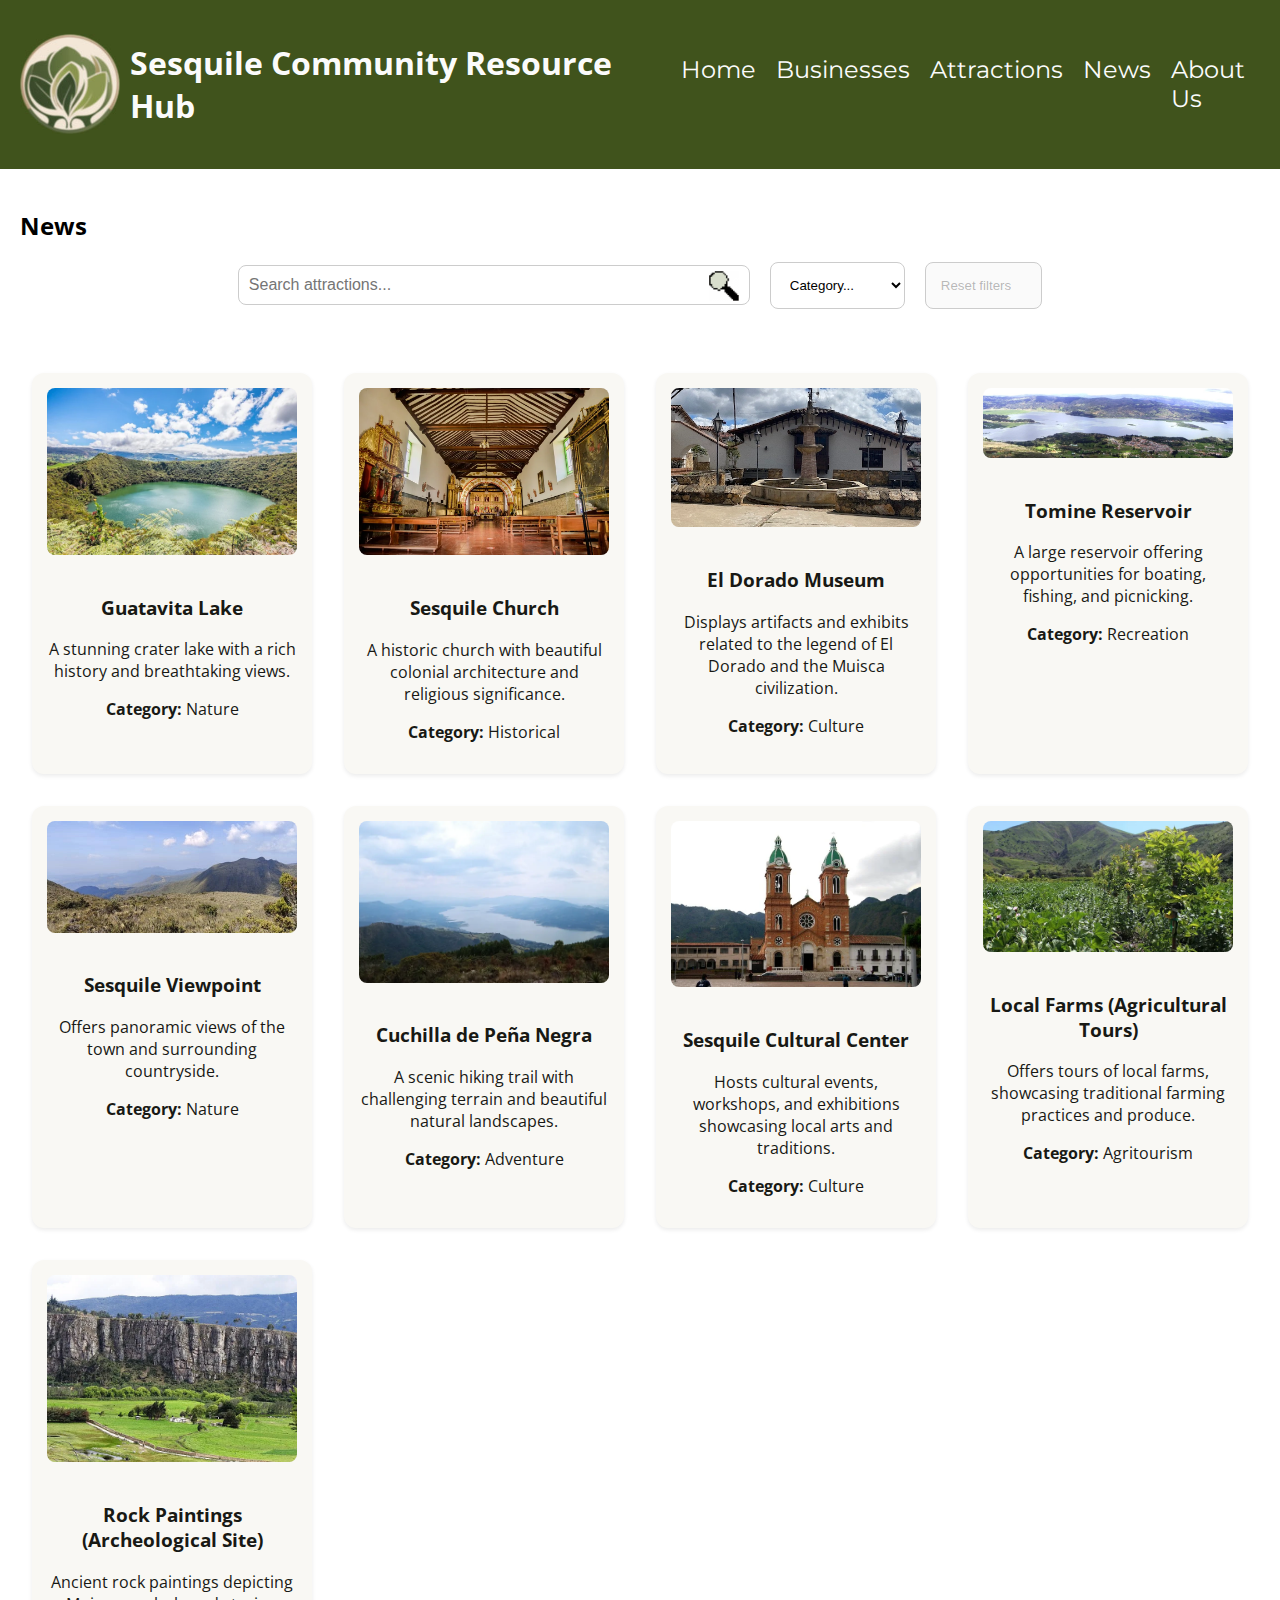
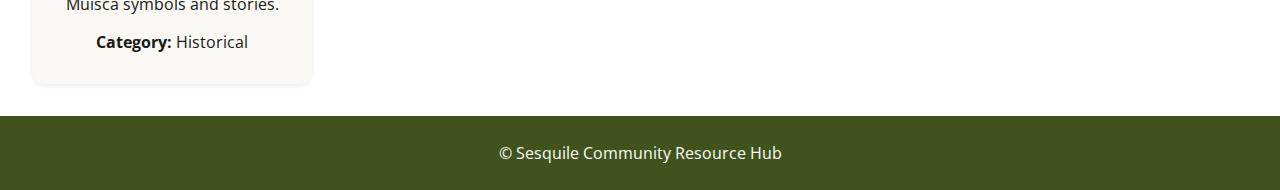
<file: project/attractions.html>
<!DOCTYPE html>
<html lang="en">
  <head>
    <meta charset="UTF-8" />
    <meta name="viewport" content="width=device-width, initial-scale=1.0" />
    <meta
      name="description"
      content="Sesquile Community Resource Hub - Attractions"
    />
    <meta name="author" content="Francisco Rodriguez" />
    <title>Attractions - Sesquile Community Resource Hub</title>
    <link rel="stylesheet" href="styles/base.css" />
    <link rel="stylesheet" href="styles/attractions.css" />
    <link rel="icon" type="image/x-icon" href="./images/favicon.ico" />

    <script src="scripts/navbar.js" defer></script>
    <script type="module" src="scripts/attractions.js"></script>
  </head>
  <body>
    <header>
      <div class="title_heading">
        <a class="logo" href="#">
          <img src="./images/logo.jpg" alt="Sesquile Community Resource Hub" />
          <h1>Sesquile Community Resource Hub</h1>
        </a>
        <a class="toggle-button">
          <img id="menu_icon" src="./images/menu_icon.png" alt="menu_icon" />
          <img id="close_icon" src="./images/close_icon.png" alt="close_icon" />
        </a>
      </div>
      <nav>
        <ul>
          <li><a href="./">Home</a></li>
          <li><a href="./businesses.html">Businesses</a></li>
          <li><a href="./attractions.html">Attractions</a></li>
          <li><a href="./news.html">News</a></li>
          <li><a href="./aboutus.html">About Us</a></li>
        </ul>
      </nav>
    </header>

    <main>
      <section class="page-title">
        <h2>News</h2>
      </section>

      <div class="search-container">
        <div class="search-bar-container">
          <input
            type="text"
            id="searchInput"
            class="search-input"
            placeholder="Search attractions..."
            autocomplete="off"
          />
          <button id="search-btn">
            <img src="images/search_icon.png" alt="search-icon" />
          </button>
        </div>
        <select name="year" id="category">
          <option value="def" selected>Category...</option>
        </select>

        <button id="reset" disabled>Reset filters</button>
      </div>

      <div id="container">
        <div class="loading-spinner"></div>
      </div>
    </main>

    <footer>
      <p>
        &copy; <span id="currentyear"></span
        ><span> Sesquile Community Resource Hub</span>
      </p>
    </footer>
  </body>
</html>
</file>
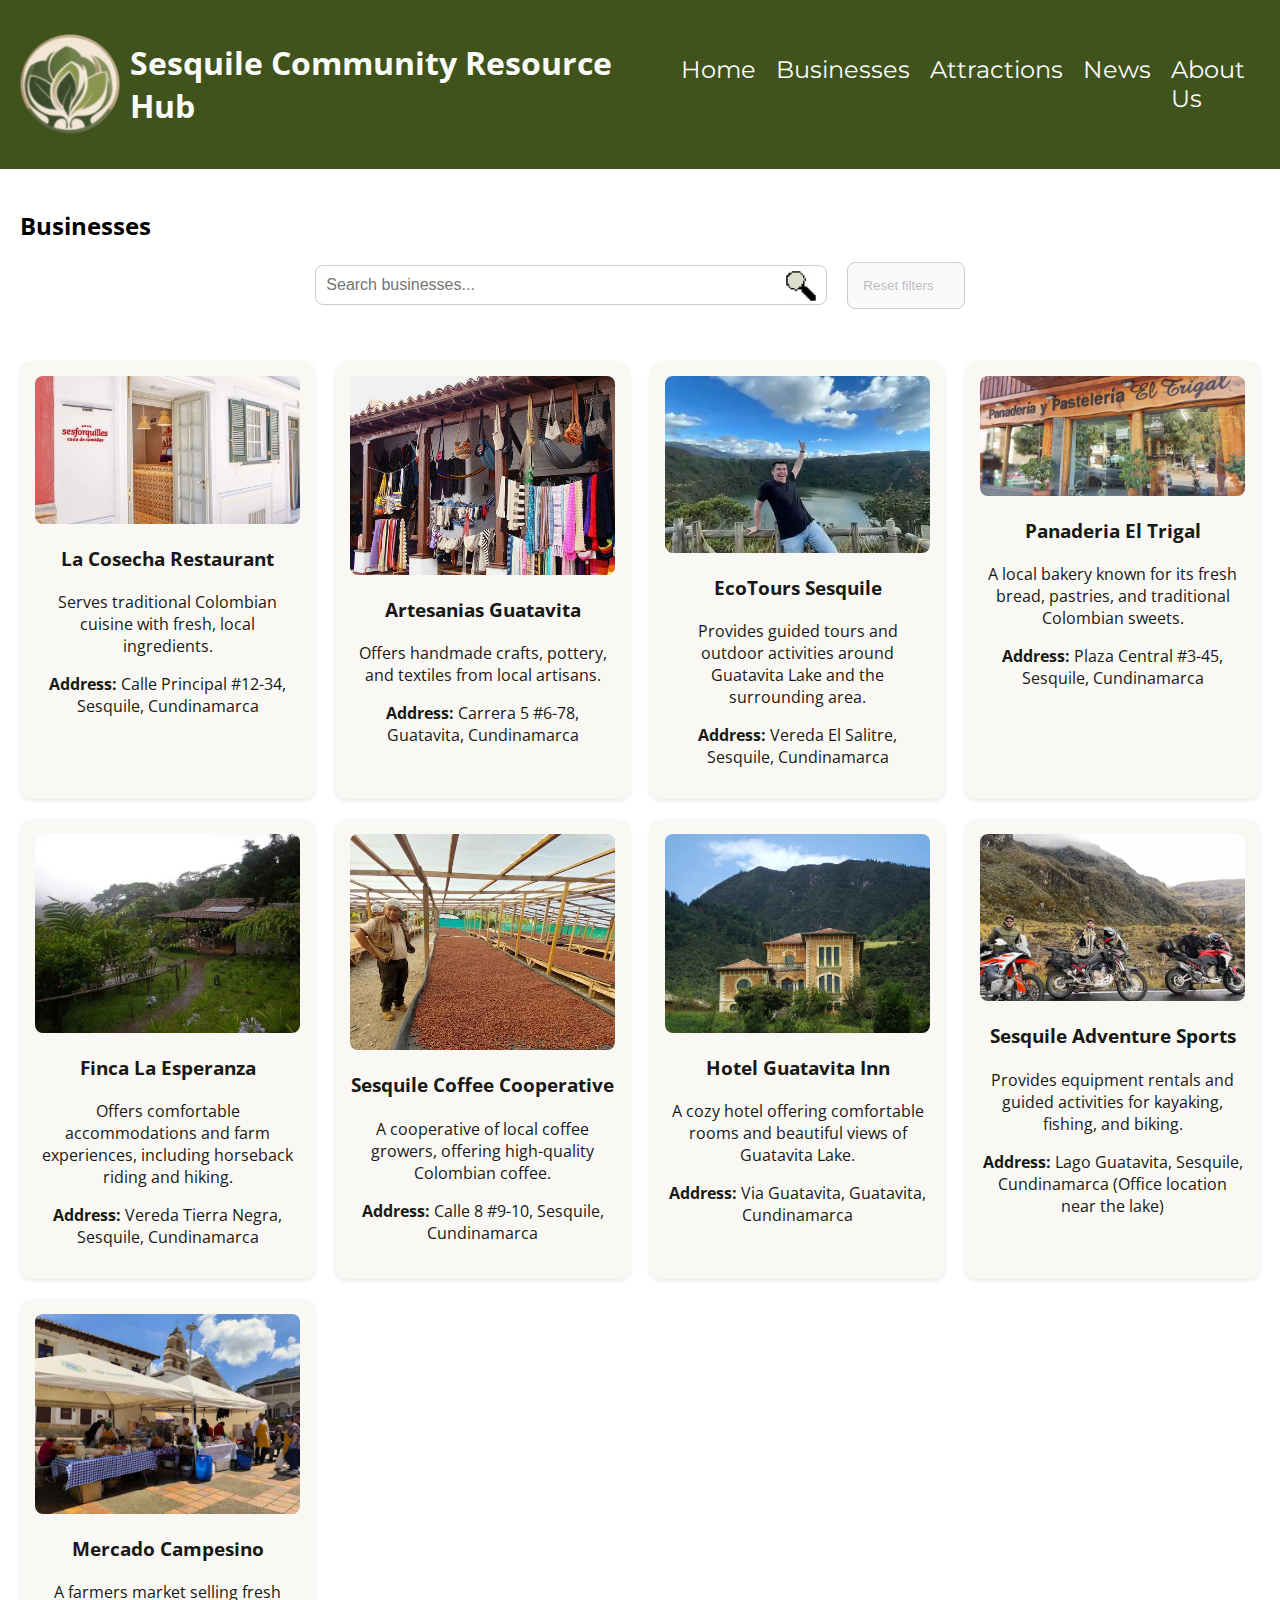
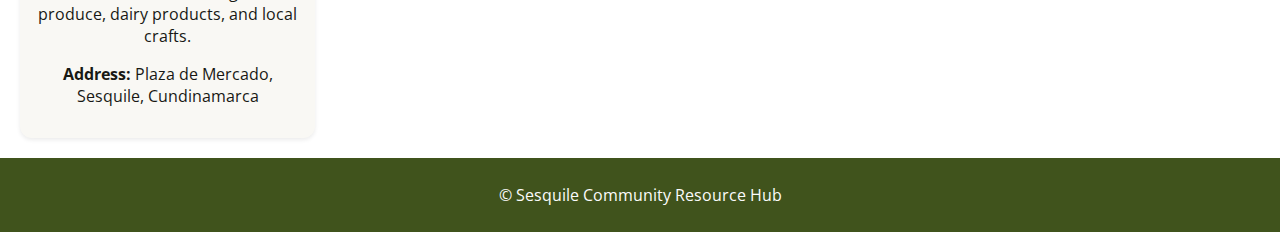
<file: project/businesses.html>
<!DOCTYPE html>
<html lang="en">
  <head>
    <meta charset="UTF-8" />
    <meta name="viewport" content="width=device-width, initial-scale=1.0" />
    <meta
      name="description"
      content="Sesquile Community Resource Hub - Businesses"
    />
    <meta name="author" content="Francisco Rodriguez" />
    <title>Businesses - Sesquile Community Resource Hub</title>
    <link rel="stylesheet" href="styles/base.css" />
    <link rel="stylesheet" href="styles/businesses.css" />
    <link rel="icon" type="image/x-icon" href="./images/favicon.ico" />

    <script src="scripts/navbar.js" defer></script>
    <script type="module" src="scripts/businesses.js"></script>
  </head>
  <body>
    <header>
      <div class="title_heading">
        <a class="logo" href="#">
          <img src="./images/logo.jpg" alt="Sesquile Community Resource Hub" />
          <h1>Sesquile Community Resource Hub</h1>
        </a>
        <a class="toggle-button">
          <img id="menu_icon" src="./images/menu_icon.png" alt="menu_icon" />
          <img id="close_icon" src="./images/close_icon.png" alt="close_icon" />
        </a>
      </div>
      <nav>
        <ul>
          <li><a href="./">Home</a></li>
          <li><a href="./businesses.html">Businesses</a></li>
          <li><a href="./attractions.html">Attractions</a></li>
          <li><a href="./news.html">News</a></li>
          <li><a href="./aboutus.html">About Us</a></li>
        </ul>
      </nav>
    </header>

    <main>
      <section class="page-title">
        <h2>Businesses</h2>
      </section>

      <section class="search-container">
        <div class="search-bar-container">
          <input
            type="text"
            id="searchInput"
            class="search-input"
            placeholder="Search businesses..."
            autocomplete="off"
          />
          <button id="search-btn">
            <img src="images/search_icon.png" alt="search-icon" />
          </button>
        </div>
        <button id="reset" disabled>Reset filters</button>
      </section>

      <section id="business-grid" class="business-grid"></section>
    </main>

    <footer>
      <p>
        &copy; <span id="currentyear"></span
        ><span> Sesquile Community Resource Hub</span>
      </p>
    </footer>
  </body>
</html>
</file>
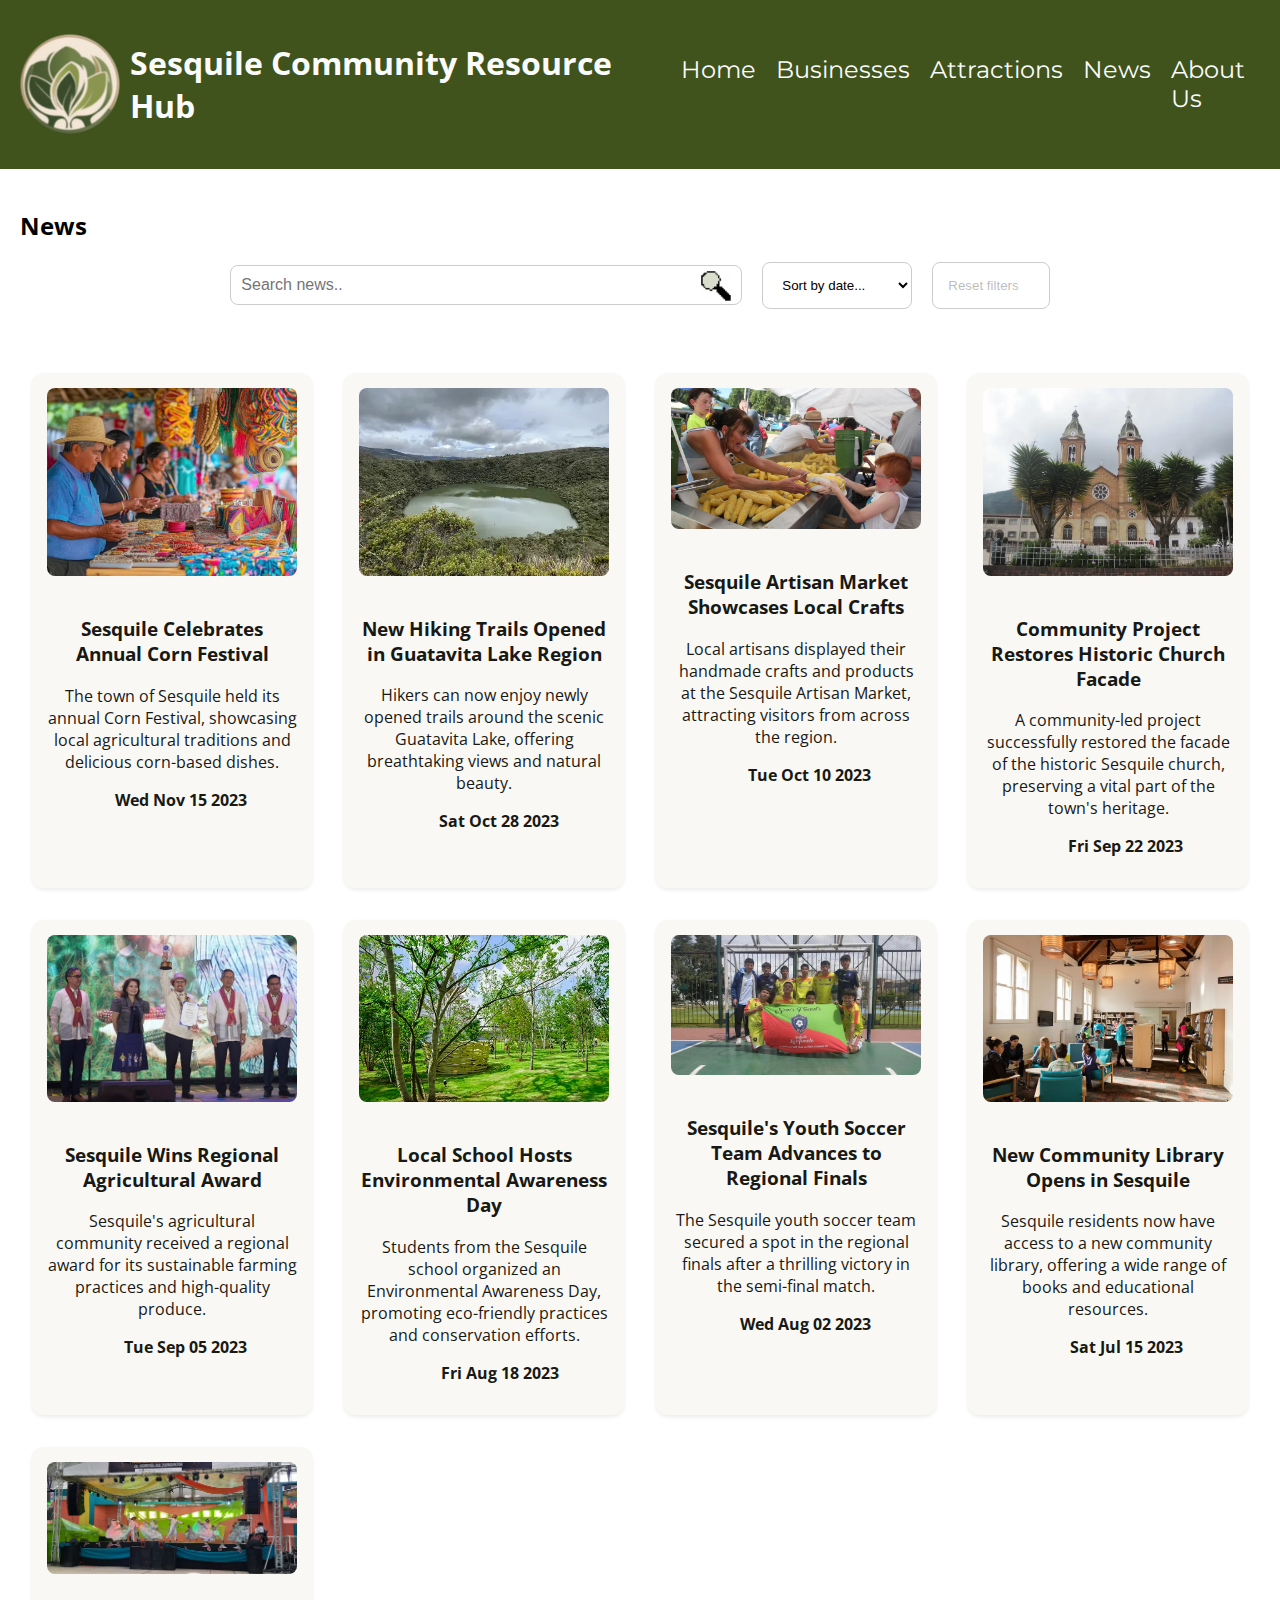
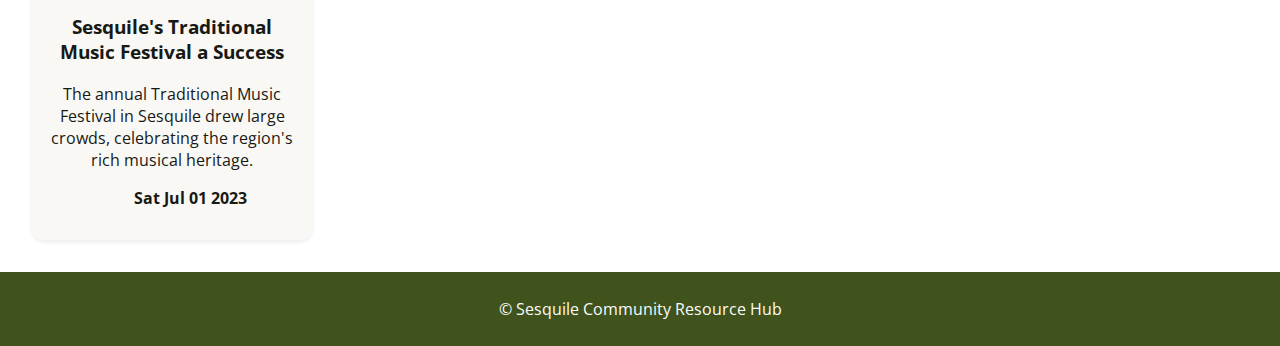
<file: project/news.html>
<!DOCTYPE html>
<html lang="en">
  <head>
    <meta charset="UTF-8" />
    <meta name="viewport" content="width=device-width, initial-scale=1.0" />
    <meta name="description" content="Sesquile Community Resource Hub - News" />
    <meta name="author" content="Francisco Rodriguez" />
    <title>News - Sesquile Community Resource Hub</title>
    <link rel="stylesheet" href="styles/base.css" />
    <link rel="stylesheet" href="styles/news.css" />
    <link rel="icon" type="image/x-icon" href="./images/favicon.ico" />

    <script src="scripts/navbar.js" defer></script>
    <script type="module" src="scripts/news.js"></script>
  </head>
  <body>
    <header>
      <div class="title_heading">
        <a class="logo" href="#">
          <img src="./images/logo.jpg" alt="Sesquile Community Resource Hub" />
          <h1>Sesquile Community Resource Hub</h1>
        </a>
        <a class="toggle-button">
          <img id="menu_icon" src="./images/menu_icon.png" alt="menu_icon" />
          <img id="close_icon" src="./images/close_icon.png" alt="close_icon" />
        </a>
      </div>
      <nav>
        <ul>
          <li><a href="./">Home</a></li>
          <li><a href="./businesses.html">Businesses</a></li>
          <li><a href="./attractions.html">Attractions</a></li>
          <li><a href="./news.html">News</a></li>
          <li><a href="./aboutus.html">About Us</a></li>
        </ul>
      </nav>
    </header>

    <main>
      <section class="page-title">
        <h2>News</h2>
      </section>

      <div class="search-container">
        <div class="search-bar-container">
          <input
            type="text"
            id="searchInput"
            class="search-input"
            placeholder="Search news.."
            autocomplete="off"
          />
          <button id="search-btn">
            <img src="images/search_icon.png" alt="search-icon" />
          </button>
        </div>
        <select name="type" id="sort-date">
          <option value="def" selected disabled>Sort by date...</option>
          <option value="latest">Latest news</option>
          <option value="oldest">Oldest news</option>
        </select>

        <button id="reset" disabled>Reset filters</button>
      </div>

      <div id="container">
        <div class="loading-spinner"></div>
      </div>
    </main>

    <footer>
      <p>
        &copy; <span id="currentyear"></span
        ><span> Sesquile Community Resource Hub</span>
      </p>
    </footer>
  </body>
</html>
</file>
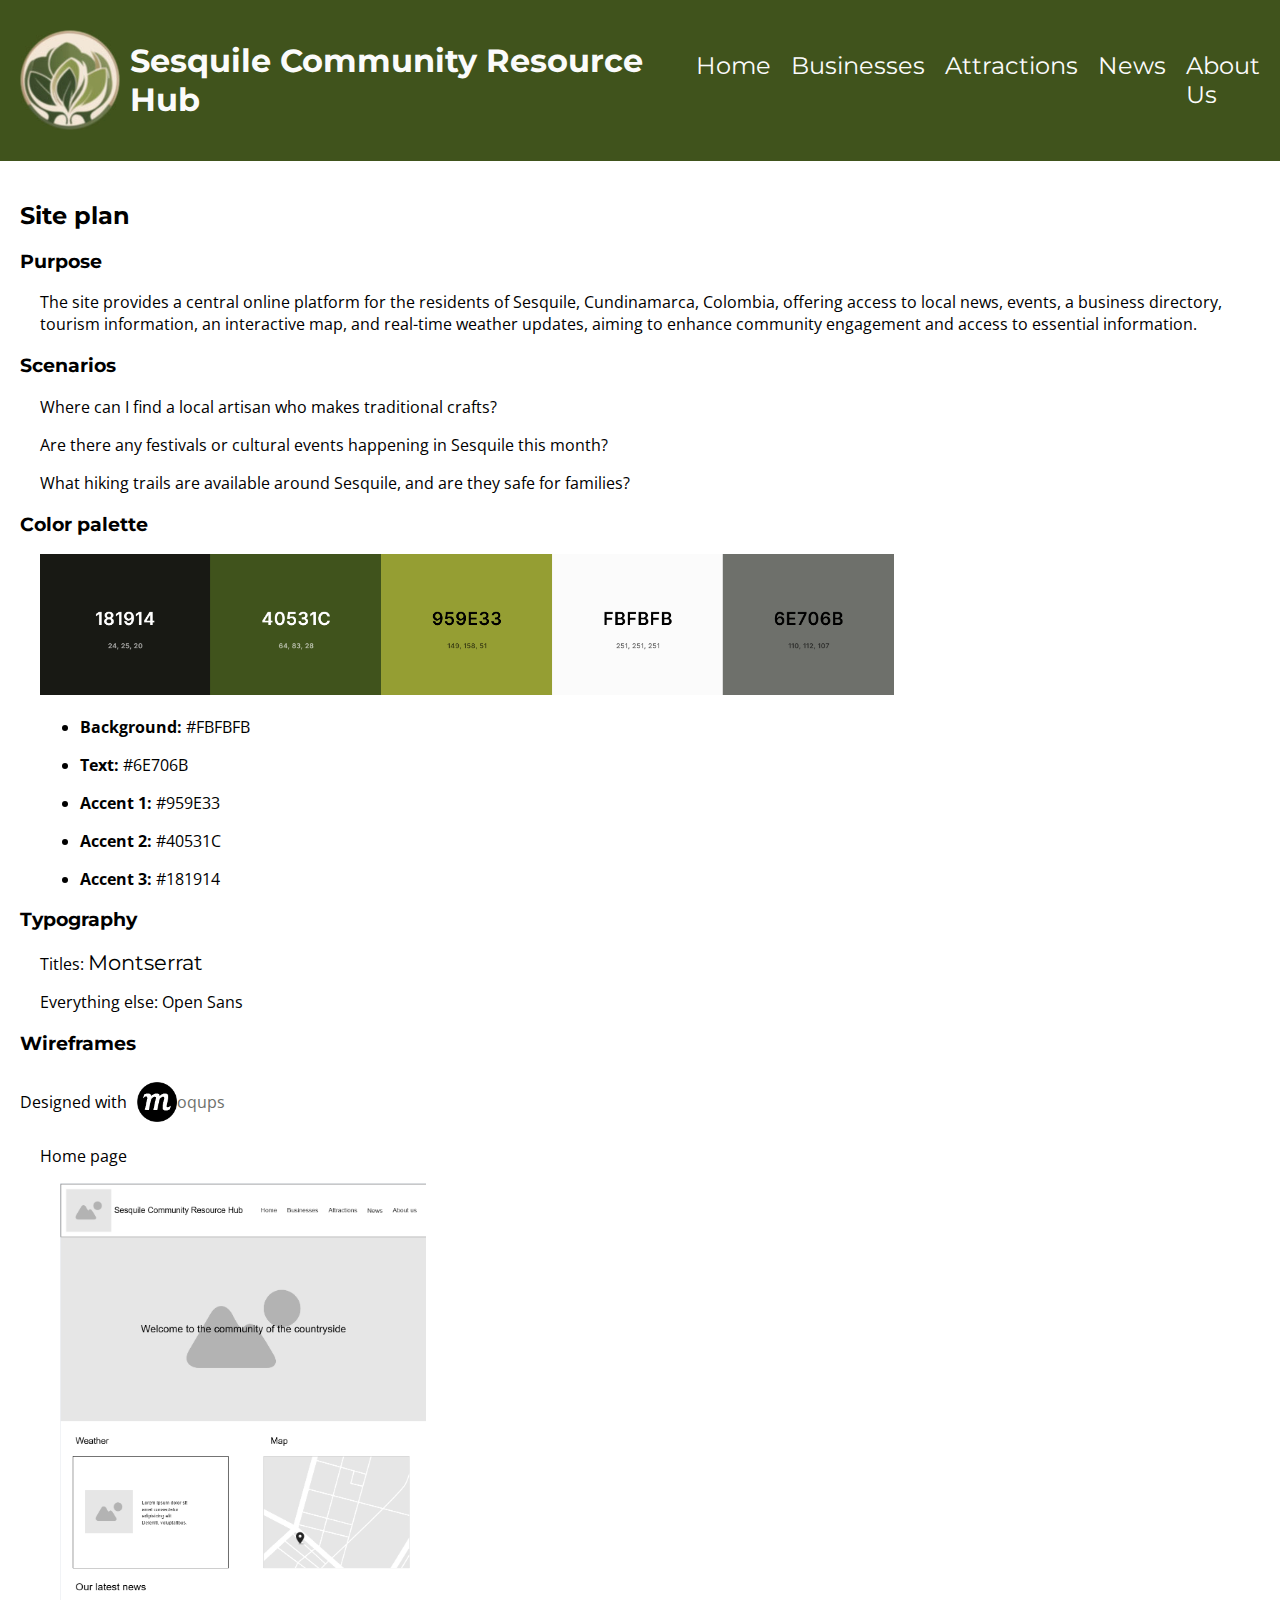
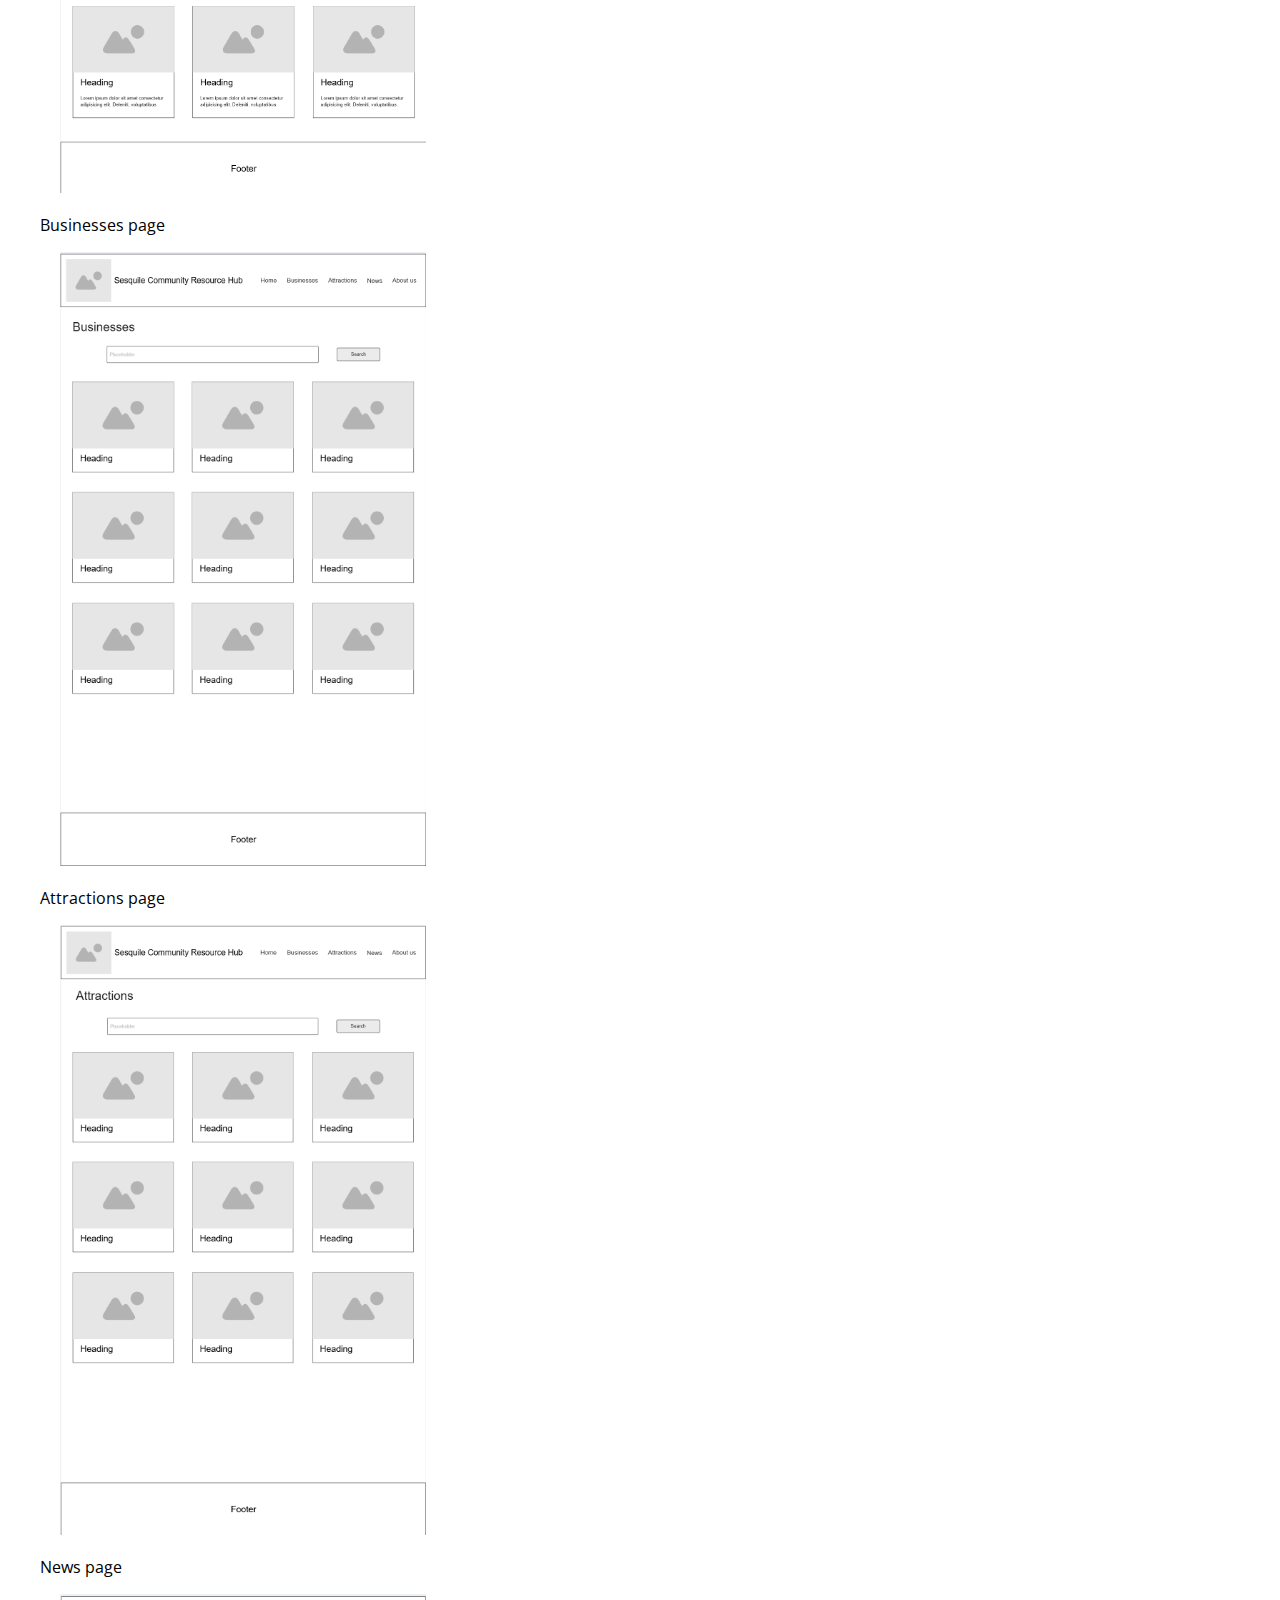
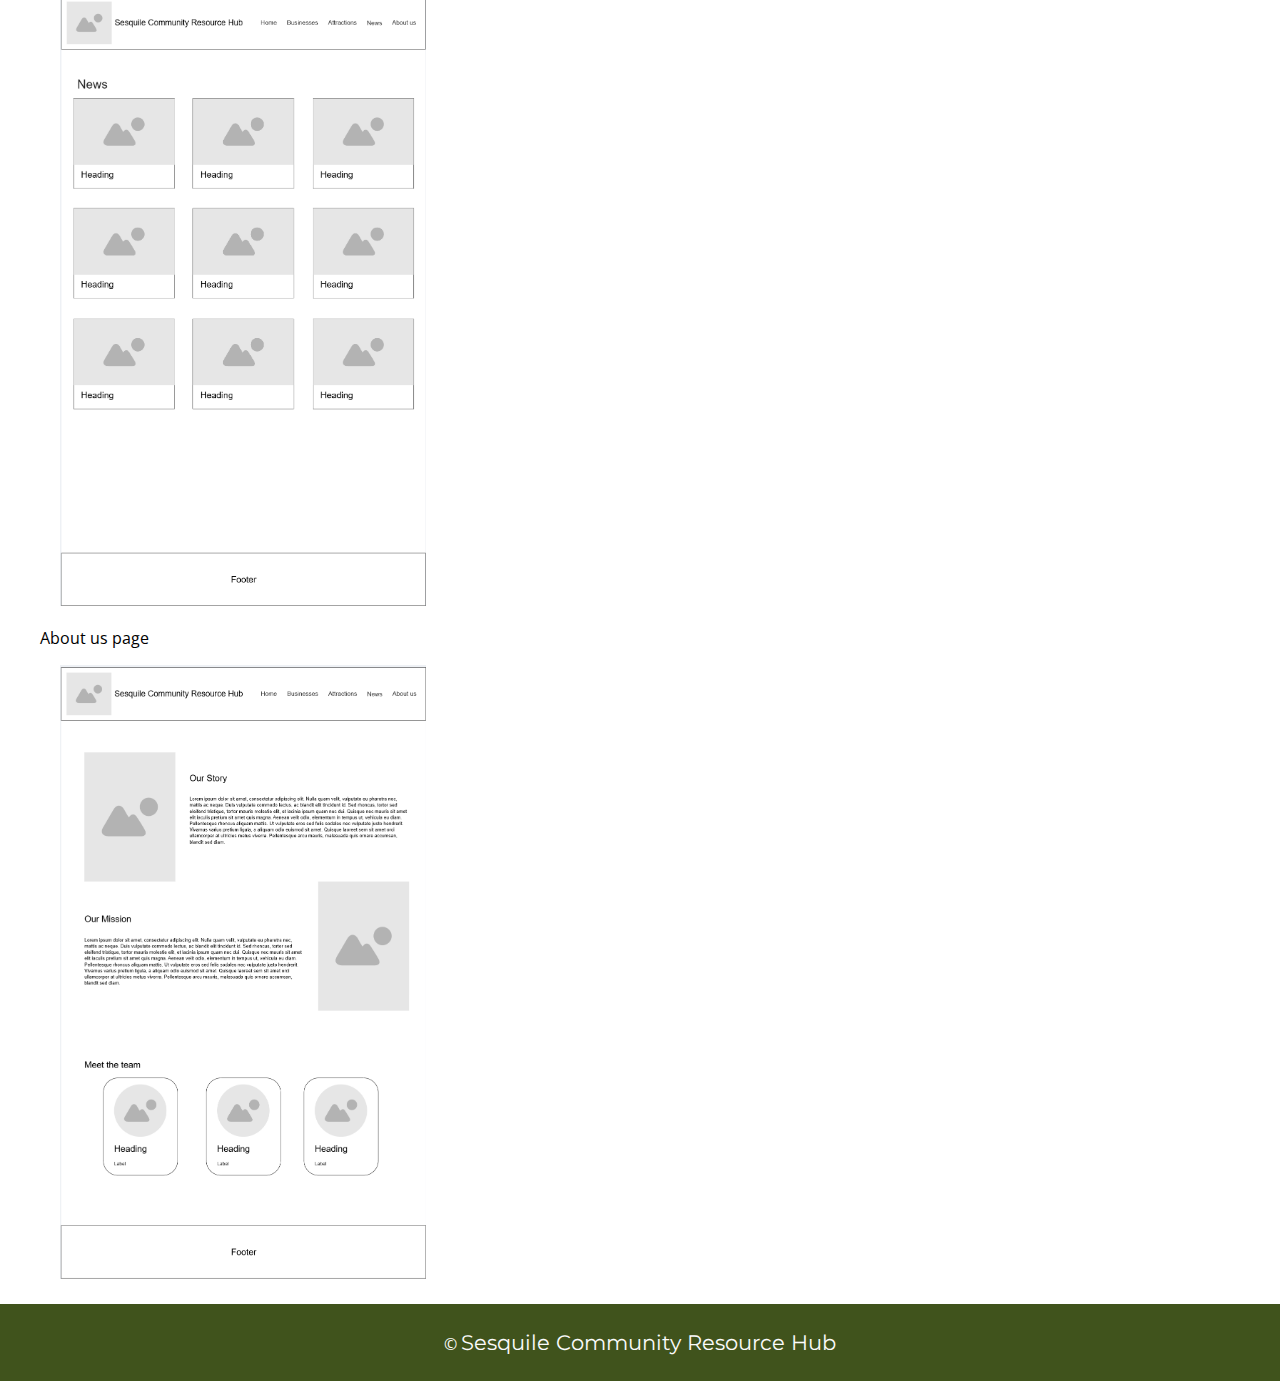
<file: project/siteplan.html>
<!DOCTYPE html>
<html lang="en">
  <head>
    <meta charset="UTF-8" />
    <meta name="viewport" content="width=device-width, initial-scale=1.0" />
    <meta
      name="description"
      content="Sesquile Community Resource Hub - Site plan"
    />
    <meta name="author" content="Francisco Rodriguez" />
    <title>Site plan - Sesquile Community Resource Hub</title>
    <link rel="stylesheet" href="styles/siteplan.css" />
    <link rel="icon" type="image/x-icon" href="./images/favicon.ico" />
    <script src="scripts/navbar.js" defer></script>
  </head>
  <body>
    <header>
      <div class="title_heading">
        <a class="logo" href="#">
          <img src="./images/logo.jpg" alt="Sesquile Community Resource Hub" />
          <h1>Sesquile Community Resource Hub</h1>
        </a>
        <a class="toggle-button">
          <img id="menu_icon" src="./images/menu_icon.png" alt="menu_icon" />
          <img id="close_icon" src="./images/close_icon.png" alt="close_icon" />
        </a>
      </div>
      <nav>
        <ul>
          <li><a href="./">Home</a></li>
          <li><a href="./businesses.html">Businesses</a></li>
          <li><a href="./attractions.html">Attractions</a></li>
          <li><a href="./news.html">News</a></li>
          <li><a href="./aboutus.html">About Us</a></li>
        </ul>
      </nav>
    </header>

    <main>
      <h2>Site plan</h2>
      <div>
        <h3>Purpose</h3>
        <div class="info">
          <p>
            The site provides a central online platform for the residents of
            Sesquile, Cundinamarca, Colombia, offering access to local news,
            events, a business directory, tourism information, an interactive
            map, and real-time weather updates, aiming to enhance community
            engagement and access to essential information.
          </p>
        </div>
      </div>
      <div>
        <h3>Scenarios</h3>
        <div class="info">
          <p>Where can I find a local artisan who makes traditional crafts?</p>
          <p>
            Are there any festivals or cultural events happening in Sesquile
            this month?
          </p>
          <p>
            What hiking trails are available around Sesquile, and are they safe
            for families?
          </p>
        </div>
      </div>
      <div>
        <h3>Color palette</h3>
        <div class="info">
          <img src="./images/color_palette.png" alt="color_palette" />
          <ul>
            <li>
              <p><strong>Background: </strong> #FBFBFB</p>
            </li>
            <li>
              <p><strong>Text: </strong> #6E706B</p>
            </li>
            <li>
              <p><strong>Accent 1: </strong> #959E33</p>
            </li>
            <li>
              <p><strong>Accent 2: </strong> #40531C</p>
            </li>
            <li>
              <p><strong>Accent 3: </strong> #181914</p>
            </li>
          </ul>
        </div>
      </div>
      <div>
        <h3>Typography</h3>
        <div class="info">
          <p>Titles: <span>Montserrat</span></p>
          <p>Everything else: Open Sans</p>
        </div>
      </div>
      <div>
        <h3>Wireframes</h3>
        <div class="design_container">
          <p>Designed with</p>
          <a
            href="https://app.moqups.com/AntqSkFmyUJ9JQaWJxMJZZAV3YIKMRlX/view/page/ad64222d5"
            ><img src="./images/moqups_logo_icon.png" alt="moqups" />oqups</a
          >
        </div>
        <div class="info">
          <div class="wireframe_container">
            <p>Home page</p>
            <img src="./images/wireframe_home.png" alt="wireframe_home" />
          </div>
          <div class="wireframe_container">
            <p>Businesses page</p>
            <img
              src="./images/wireframe_businesses.png"
              alt="wireframe_businesses"
            />
          </div>
          <div class="wireframe_container">
            <p>Attractions page</p>
            <img
              src="./images/wireframe_atractions.png"
              alt="wireframe_atractions"
            />
          </div>
          <div class="wireframe_container">
            <p>News page</p>
            <img src="./images/wireframe_news.png" alt="wireframe_home" />
          </div>
          <div class="wireframe_container">
            <p>About us page</p>
            <img src="./images/wireframe_about_us.png" alt="wireframe_home" />
          </div>
        </div>
      </div>
    </main>

    <footer>
      <p>
        &copy; <span id="currentyear"></span
        ><span> Sesquile Community Resource Hub</span>
      </p>
    </footer>
  </body>
</html>
</file>
<file: styles/base.css>
body {
  font-family: "Roboto", sans-serif;
  margin: 0;
  padding: 0;
  background-color: #2e294e;
}

/***********************************
  *
  *   Header styles
  *
  ************************************/

header {
  background-color: #2e294e;
  color: white;
  padding: 20px;
  text-align: center;
}

header span {
  display: inline-flex;
  gap: 20px;
  align-items: center;
}

.profile-pic {
  width: 100px;
  height: 100px;
  border-radius: 50%;
  margin-bottom: 10px;
}

nav {
  background-color: #1b998b;
  color: #000;
  display: flex;
  justify-content: center;
  padding: 10px 0;
  border-radius: 8px;
}

nav a {
  color: #fff;
  text-decoration: none;
  padding: 10px 20px;
  transition: 0.2s;
  border-radius: 8px;
  font-size: x-large;
}

nav a:hover {
  background-color: #15776c;
}

#menu_icon {
  width: 50px;
  height: 50px;
  cursor: pointer;
}

.show {
  display: flex;
}

/***********************************
  *
  *   Main
  *
  ************************************/
main {
  padding: 20px;
  background-color: #f4f4f4;
  border-top-left-radius: 8px;
  border-top-right-radius: 8px;
}

.container {
  width: 90%;
  max-width: 1200px;
  margin: 20px auto;
  display: grid;
  grid-template-columns: 1fr 1fr;
  gap: 20px;
}

.box {
  background-color: white;
  padding: 0;
  border-radius: 8px;
  box-shadow: 0 2px 4px rgba(0, 0, 0, 0.1);
}

.box h2 {
  background-color: #1b998b;
  margin: 0;
  color: #fff;
  padding: 15px;
  border-top-left-radius: 8px;
  border-top-right-radius: 8px;
}

.box img {
  width: 100%;
  height: auto;
  border-radius: 8px;
}

.content {
  padding: 20px;
  text-align: center;
}

.content p {
  font-size: large;
}

.certificate {
  background-color: white;
  border-radius: 8px;
  box-shadow: 0 2px 4px rgba(0, 0, 0, 0.1);
  margin: 20px auto;
  width: 90%;
  max-width: 1200px;
}

.certificate h2 {
  background-color: #1b998b;
  margin: 0;
  color: #fff;
  padding: 15px;
  border-top-left-radius: 8px;
  border-top-right-radius: 8px;
}

.certificate-btns {
  text-align: center;
  margin-bottom: 20px;
}

.certificate-btns::after {
  border: #000 solid 5px;
}

.certificate-btns button {
  background-color: #ddd;
  border: none;
  padding: 10px 20px;
  margin: 5px;
  border-radius: 5px;
  cursor: pointer;
  transition: 0.2s;
}

.certificate-btns button:hover {
  background-color: #aeaeae;
}

.certificate-btns button.active {
  background-color: #aaa;
}

.course-grid {
  display: grid;
  grid-template-columns: repeat(3, 1fr);
  gap: 10px;
}

.course-grid button {
  border: none;
  padding: 15px;
  border-radius: 5px;
  cursor: pointer;
  text-align: center;
  transition: 0.2s;
}

.completed {
  background-color: #70a1ff;
}

.completed:hover {
  background-color: #226fff;
}

.not-completed {
  background-color: #ddd;
}

.not-completed:hover {
  background-color: #aaa;
}

.credits {
  text-align: end;
  font-size: large;
}

/***********************************
  *
  *   Footer style
  *
  ************************************/
footer {
  background-color: #2e294e;
  color: white;
  text-align: center;
  padding: 20px 0;
  font-size: 0.9em;
}

footer img {
  width: 50px;
  height: auto;
  margin-left: 10px;
}

@media only screen and (max-width: 874px) {
  nav {
    display: none;
    background-color: rgba(0, 0, 0, 0);
    flex-direction: column;
  }

  .container {
    display: flex;
    flex-direction: column;
  }

  .course-grid {
    display: flex;
    flex-direction: column;
  }
}

@media only screen and (min-width: 874px) {
  #menu_icon {
    display: none;
  }
}
</file>
<file: chamber/styles/base.css>
body {
  font-family: sans-serif;
  margin: 0;
  padding: 0;
}

/***********************************
    *
    *   Header styles
    *
    ************************************/

header {
  display: flex;
  justify-content: space-between;
  align-items: center;
  padding: 20px;
  background-color: #2a2d36;
}

.logo {
  display: inline-flex;
  gap: 20px;
  align-items: center;
  color: #fff;
}

.logo img {
  width: 70px;
  margin-right: 10px;
  height: 70px;
}

nav a {
  margin-left: 20px;
  text-decoration: none;
  color: #fff;
  font-size: x-large;
  transition: 0.2s;
}

nav a:hover {
  color: #ddd;
}

#menu_icon {
  width: 50px;
  height: 50px;
  cursor: pointer;
}

.show {
  display: flex;
}

/***********************************
  *
  *   Main
  *
  ************************************/
main > h1 {
  padding: 20px;
  padding-bottom: 0;
  margin-bottom: 0;
}

.hero {
  position: relative;
}

.hero-image {
  position: relative;
}

.hero-image img {
  width: 100%;
  height: auto;
  display: block;
  overflow: hidden;
  filter: blur(2px);
}

.hero-image h1 {
  position: absolute;
  top: 50%;
  left: 50%;
  transform: translate(-50%, -50%);
  color: white;
  font-size: 1.5em;
  background-color: rgba(0, 0, 0, 0.4);
  width: 100%;
  height: 100%;
  display: flex;
  justify-content: center;
  align-items: center;
  margin: 0;
  font-size: xx-large;
}

.keynote-btn {
  position: absolute;
  bottom: 40px;
  right: 40px;
  font-size: medium;
  padding: 20px 30px;
  background-color: #0e79b2;
  color: white;
  border: none;
  cursor: pointer;
  transition: 0.2s;
  border-radius: 8px;
  text-decoration: none;
}

.keynote-btn:hover {
  background-color: #0b608d;
}

.content {
  display: grid;
  grid-template-columns: repeat(auto-fit, minmax(300px, 1fr));
  gap: 2rem;
  padding: 20px;
}

.events,
.weather,
.forecast {
  border: 1px solid #ddd;
  border-radius: 9px;
}

.events h2,
.weather h2,
.forecast h2 {
  margin: 0;
  padding: 15px;
  background-color: #0e79b2;
  border-top-left-radius: 8px;
  border-top-right-radius: 8px;
  color: #fff;
}

.container,
.wea-container {
  padding: 20px;
}

.wea-container {
  display: flex;
  gap: 1rem;
}

.weather-icon img {
  width: 100px;
}

.businesses {
  display: grid;
  grid-template-columns: repeat(auto-fit, minmax(300px, 1fr));
  gap: 2rem;
  padding: 20px;
}

.business-card {
  border: 1px solid #ddd;
  text-align: center;
  border-radius: 8px;
}

.business-card img {
  width: 100px;
  margin-right: 10px;
}

.business-header {
  background-color: #0e79b2;
  padding: 20px 10px;
  color: #fff;
  border-top-left-radius: 8px;
  border-top-right-radius: 8px;
}

.business-header.list-view-header {
  border-top-right-radius: 0;
  border-bottom-left-radius: 8px;
}

.business-content {
  display: flex;
  flex-direction: row;
  padding: 10px;
  align-items: center;
}

/***********************************
  *
  *   Footer style
  *
  ************************************/

footer {
  background-color: #2a2d36;
  padding: 20px;
  color: #fff;
  display: flex;
  justify-content: space-between;
  align-items: center;
}

.social-icons {
  display: flex;
  align-items: center;
}

.social-icons img {
  width: 50px;
  height: auto;
  margin-left: 30px;
  display: block;
}

.date {
  white-space: nowrap;
}

.business-cards-container.list-view {
  display: flex;
  flex-direction: column;
}

.business-cards-container.list-view .business-card {
  display: flex;
  text-align: left;
  margin-bottom: 10px;
}

.business-cards-container.list-view .business-card img {
  margin-right: 20px;
}

/* Responsive Design */
@media only screen and (max-width: 900px) {
  header {
    display: flex;
    flex-direction: column;
  }

  .logo > h1 {
    font-size: 1rem;
  }

  nav {
    display: none;
    background-color: rgba(0, 0, 0, 0);
    flex-direction: column;
  }

  .hero {
    display: flex;
    flex-direction: column;
    align-items: center;
    gap: 20px;
  }

  .keynote-btn {
    position: static;
  }

  footer {
    flex-direction: column;
  }

  .date {
    margin-top: 10px;
  }
}

@media only screen and (min-width: 901px) {
  #menu_icon {
    display: none;
  }
}
</file>
<file: project/styles/base.css>
@import url("https://fonts.googleapis.com/css2?family=Montserrat:ital,wght@0,100..900;1,100..900&family=Noto+Sans:ital,wght@0,100..900;1,100..900&family=Open+Sans:ital,wght@0,300..800;1,300..800&display=swap");

:root {
  --background-color: #fbfbfb;
  --text-color: #6e706b;
  --accent_1: #959e33;
  --accent_2: #40531c;
  --accent_3: #181914;
}

body {
  font-family: "Open Sans";
  margin: 0;
  padding: 0;
}

/*****************
  *
  *   Header
  *
  *******************/

header {
  background-color: var(--accent_2);
  padding: 20px;
  display: flex;
  justify-content: space-between;
  align-items: center;
}

.title_heading {
  display: flex;
  flex-direction: row;
  align-items: center;
  gap: 30px;
}

.logo {
  display: flex;
  flex-direction: row;
  color: var(--background-color);
  font-size: 24px;
  gap: 10px;
  text-decoration: none;
  align-items: center;
}

.logo > h1 {
  font-size: 2rem;
}

.logo > img {
  width: 100px;
  height: 100px;
}

nav ul {
  list-style: none;
  margin: 0;
  padding: 0;
  display: flex;
}

nav li {
  margin-left: 20px;
}

nav a {
  color: var(--background-color);
  text-decoration: none;
  font-family: "Montserrat";
  font-size: 1.5rem;
}

.toggle-button {
  display: none;
}

.toggle-button > img {
  width: 40px;
}

#close_icon {
  display: none;
}

/*****************
*
*   Main
*
*******************/
main {
  padding: 0;
}

.hero {
  position: relative;
}

.hero-image {
  position: relative;
}

.hero-image img {
  width: 100%;
  height: auto;
  display: block;
  overflow: hidden;
  filter: blur(2px);
}

.hero-image h1 {
  position: absolute;
  top: 50%;
  left: 50%;
  transform: translate(-50%, -50%);
  color: white;
  font-size: 1.5em;
  background-color: rgba(0, 0, 0, 0.4);
  width: 100%;
  height: 100%;
  display: flex;
  justify-content: center;
  align-items: center;
  margin: 0;
  font-size: xx-large;
}

.content {
  display: grid;
  grid-template-columns: repeat(auto-fit, minmax(300px, 1fr));
  gap: 30px;
  margin-top: 50px;
  padding: 20px;
}

.weather,
.map {
  background-color: #f9f8f4;
  padding: 30px;
  border-radius: 12px;
  box-shadow: 0 2px 4px rgba(0, 0, 0, 0.08);
}

.weather {
  display: flex;
  flex-direction: column;
}

.weather h2 {
  margin: 0;
  padding: 15px;
}

.container,
.wea-container {
  padding: 20px;
}

.wea-container {
  display: flex;
  justify-content: space-around;
  align-items: center;
  gap: 1rem;
}

.weather-icon img {
  width: 100px;
}

.temperature {
  font-size: 3em;
}

.w-desc {
  display: flex;
  justify-content: space-between;
}

.placeholder-map {
  background-color: #dcd6c7;
  margin-top: 30px;
  border-radius: 12px;
  overflow: hidden;
}

.news {
  margin-top: 50px;
  padding: 30px;
}

.news-grid {
  display: grid;
  grid-template-columns: repeat(auto-fit, minmax(300px, 1fr));
  gap: 30px;
  margin-top: 30px;
}

.news-item {
  background-color: #f9f8f4;
  text-decoration: none;
  color: #181914;
  transition: transform 0.2s ease;
  padding: 30px;
  border-radius: 12px;
  box-shadow: 0 2px 4px rgba(0, 0, 0, 0.08);
}

.news-item:hover {
  transform: translateY(-5px);
}

.placeholder-news {
  width: 100%;
  background-color: #dcd6c7;
  margin-bottom: 15px;
  border-radius: 8px;
}

/*****************
*
*   Footer
*
*******************/
footer {
  background-color: var(--accent_2);
  color: var(--background-color);
  text-align: center;
  padding: 10px 0;
  width: 100%;
}

@media (max-width: 400px) {
  .hero-image h1 {
    font-size: 1rem;
  }

  .temperature {
    font-size: 2em;
  }

  .wea-container {
    flex-direction: column;
  }
  .w-desc {
    flex-direction: column;
    justify-content: center;
    align-items: center;
  }
}

@media (max-width: 995px) {
  header {
    display: flex;
    flex-direction: column;
    justify-content: space-between;
  }

  .logo > h1 {
    font-size: 1rem;
  }

  nav {
    display: flex;
    flex-direction: row;
    justify-content: space-between;
  }

  nav ul {
    display: none;
  }

  nav a {
    font-size: 2rem;
  }

  .toggle-button {
    display: block;
    color: #fff;
    padding: 10px 15px;
    border: none;
    cursor: pointer;
  }

  .show-nav ul {
    display: block;
    text-align: center;
  }
}
</file>
<file: chamber/styles/discover.css>
.discover-grid {
  display: grid;
  grid-template-areas: "sidebar gallery";
  grid-template-columns: 1fr 3fr;
  gap: 20px;
  padding: 20px;
}

.sidebar {
  grid-area: sidebar;
  background-color: #f0f0f0;
  padding: 20px;
}

.gallery {
  grid-area: gallery;
}

#discover-cards {
  display: grid;
  grid-template-columns: repeat(auto-fit, minmax(500px, 1fr));
  gap: 20px;
}

.discover-card {
  border: 1px solid #ddd;
  padding: 20px;
  display: grid;
  grid-template-areas:
    "title"
    "image"
    "address"
    "description"
    "button";
  grid-template-rows: auto 200px auto auto auto;
  text-align: center;
  border-radius: 8px;
}

.card-title {
  grid-area: title;
}

.card-image {
  grid-area: image;
  display: flex;
  justify-content: center;
  align-items: center;
  margin: 10px;
  padding: 0;
  margin-bottom: 10px;
}

.card-image img {
  width: 100%;
  height: 100%;
  object-fit: cover;
  transition: transform 0.3s ease;
  border-radius: 8px;
  will-change: transform;
}

.card-address {
  grid-area: address;
}

.card-description {
  grid-area: description;
}

.card-button {
  grid-area: button;
  padding: 20px 30px;
  background-color: #0e79b2;
  color: white;
  border: none;
  cursor: pointer;
  transition: 0.2s;
  border-radius: 8px;
}

.card-button:hover {
  background-color: #0b608d;
}

/* Media Queries */

@media (max-width: 768px) {
  .discover-grid {
    grid-template-areas:
      "sidebar"
      "gallery";
    grid-template-columns: 1fr;
    grid-template-rows: 1fr auto;
  }

  #discover-cards {
    grid-template-columns: 1fr;
  }

  .sidebar {
    order: 2;
  }
}

@media (min-width: 769px) {
  .discover-card {
    grid-template-areas:
      "image title"
      "image address"
      "image description"
      "button button";
    grid-template-columns: 300px 1fr;
    grid-template-rows: auto auto auto auto;
    text-align: left;
  }

  .discover-card:hover .card-image img {
    transform: scale(1.05);
  }
}

@media (min-width: 1025px) {
  .discover-grid {
    grid-template-areas:
      "sidebar"
      "gallery";
    grid-template-columns: 1fr;
    grid-template-rows: 1fr auto;
  }
}
</file>
<file: chamber/styles/join.css>
body {
  display: flex;
  flex-direction: column;
  min-height: 100vh;
  margin: 0;
}

main {
  display: flex;
  flex: 1;
  padding: 20px;
  gap: 20px;
  flex-wrap: wrap;
}

form {
  flex: 1 1 500px;
  display: flex;
  flex-direction: column;
  gap: 10px;
  border: 1px solid #ddd;
  padding: 20px;
  border-radius: 8px;
}

form label {
  display: block;
  margin-bottom: 5px;
  font-weight: bold;
}

form input,
form select,
form textarea {
  width: calc(100% - 12px); /* Adjust for padding and border */
  padding: 10px;
  border: 1px solid #ccc;
  border-radius: 4px;
  box-sizing: border-box; /* Include padding and border in width */
  margin-bottom: 10px;
}

form textarea {
  resize: vertical; /* Allow vertical resizing */
}

form button {
  background-color: #0e79b2;
  color: white;
  padding: 10px 15px;
  border: none;
  border-radius: 4px;
  cursor: pointer;
  font-size: 1em;
  transition: background-color 0.3s ease;
}

form button:hover {
  background-color: #0b608d;
}

.membership-cards {
  flex: 1 1 300px;
  display: flex;
  flex-direction: column;
  gap: 10px;
}

.membership-card {
  border: 1px solid #ccc;
  padding: 15px;
  border-radius: 8px;
  text-align: center;
  animation: fadeIn 1s ease-in-out;
  background-color: #f9f9f9;
}

.membership-card h3 {
  margin-top: 0;
  margin-bottom: 10px;
}

.membership-card a {
  text-decoration: none;
  background-color: #0e79b2;
  color: #fff;
  padding: 8px 12px;
  border-radius: 4px;
  transition: background-color 0.3s ease;
}

.membership-card a:hover {
  background-color: #0b608d;
}

.modal {
  display: none;
  position: fixed;
  z-index: 1;
  left: 0;
  top: 0;
  width: 100%;
  height: 100%;
  overflow: auto;
  background-color: rgba(0, 0, 0, 0.4);
}

.modal-content {
  background-color: #fefefe;
  margin: 15% auto;
  padding: 20px;
  border: 1px solid #888;
  width: 80%;
  border-radius: 8px;
}

.close {
  color: #aaa;
  float: right;
  font-size: 28px;
  font-weight: bold;
}

.close:hover,
.close:focus {
  color: black;
  text-decoration: none;
  cursor: pointer;
}

@keyframes fadeIn {
  from {
    opacity: 0;
  }
  to {
    opacity: 1;
  }
}

@media screen and (max-width: 768px) {
  main {
    flex-direction: column;
  }

  .membership-cards {
    width: 100%;
  }
}
</file>
<file: chamber/styles/thankyou.css>
body {
  display: flex;
  flex-direction: column;
  min-height: 100vh;
  margin: 0;
  font-family: sans-serif;
}

main {
  flex: 1;
  padding: 20px;
  display: flex;
  flex-direction: column;
  align-items: center;
  justify-content: center;
  text-align: center;
}

main h1 {
  color: #0e79b2;
  margin-bottom: 20px;
}

main p {
  font-size: 1.1em;
  margin-bottom: 30px;
}

.form-data {
  border: 1px solid #ddd;
  padding: 30px;
  margin-top: 30px;
  width: 80%;
  max-width: 600px;
  border-radius: 8px;
  box-shadow: 0 2px 4px rgba(0, 0, 0, 0.1);
  background-color: #f9f9f9;
}

.form-data h2 {
  color: #333;
  margin-bottom: 20px;
}

.form-data p {
  text-align: left;
  margin-bottom: 10px;
  font-size: 1em;
}

.form-data strong {
  font-weight: bold;
  color: #555;
  margin-right: 5px;
}
</file>
<file: project/styles/aboutus.css>
main {
  display: flex;
  flex-direction: column;
  align-items: center;
  justify-content: center;
}

.about-content {
  display: flex;
  flex-direction: row;
  justify-content: center;
  align-items: center;
  padding: 20px 40px 20px 40px;
  margin-bottom: 20px;
  gap: 20px;
}

.about-content > img {
  width: 300px;
  border-radius: 8px;
}

.team {
  display: flex;
  flex-direction: row;
  justify-content: center;
  align-items: center;
  gap: 20px;
}

.team-member {
  background-color: var(--background-color);
  color: #000;
  border-radius: 170px;
  padding: 20px;
  margin-bottom: 20px;
  display: flex;
  flex-direction: column;
  align-items: center;
  justify-content: space-around;
  text-align: center;
  box-shadow: 0 2px 5px rgba(0, 0, 0, 0.1);
  width: 250px;
  height: 400px;
}

.team-member > img {
  border-radius: 100px;
}

@media (max-width: 995px) {
  .about-content {
    flex-direction: column;
  }
  .team {
    flex-direction: column;
  }
}
</file>
<file: project/styles/attractions.css>
.page-title {
  padding: 20px 20px 0px 20px;
  text-align: left;
}

.search-container {
  margin-bottom: 2rem;
  width: 100%;
  display: flex;
  flex-direction: row;
  justify-content: center;
  gap: 20px;
  position: relative;
  align-items: center;
}

.search-bar-container {
  border-radius: 25px;
  width: 40%;
  display: flex;
  align-items: center;
  position: relative;
}

.search-input {
  flex-grow: 1;
  padding: 10px;
  width: 80%;
  border: 1px solid #ccc;
  border-radius: 8px;
  font-size: 1rem;
}

.search-bar-container > button {
  background-color: rgba(0, 0, 0, 0);
  right: 5px;
  top: 5px;
  border: 0;
  position: absolute;
}

.search-bar-container > button > img {
  width: 30px;
  height: 30px;
}

select {
  padding: 0px 30px 0px 15px;
  border: 1px solid #ccc;
  border-radius: 8px;
  height: 47.6px;
  background-color: #fff;
}

#reset {
  padding: 0px 30px 0px 15px;
  border: 1px solid #ccc;
  border-radius: 8px;
  height: 47.6px;
}

.enabled {
  background-color: #959e33;
  color: #fff;
  cursor: pointer;
}

.enabled:hover {
  background-color: #80872c;
}

#container {
  margin: 0 auto;
  padding: 2rem;
  display: grid;
  grid-template-columns: repeat(auto-fit, minmax(250px, 1fr));
  grid-gap: 2rem;
  min-height: 40vh;
}

.loading-spinner {
  width: 50px;
  height: 50px;
  border: 5px solid var(--text-color);
  border-radius: 50%;
  border-top-color: var(--background-color);
  animation: spin 1s infinite linear;
  margin: 0 auto;
}

@keyframes spin {
  0% {
    transform: rotate(0deg);
  }
  100% {
    transform: rotate(360deg);
  }
}

.card {
  background-color: #f9f8f4;
  border-radius: 12px;
  box-shadow: 0 2px 4px rgba(0, 0, 0, 0.08);
  padding: 15px;
  text-align: center;
  color: #181914;
  text-decoration: none;
  transition: transform 0.2s ease;
}

.card:hover {
  transform: translateY(-5px);
}

.card img {
  height: auto;
  width: 100%;
  border-radius: 8px;
  margin-bottom: 1rem;
}

.cardDate {
  width: 80%;
  display: flex;
  justify-content: right;
}

@media (max-width: 500px) {
  .search-container {
    flex-direction: column;
  }

  .search-bar-container {
    width: 90%;
  }
}
</file>
<file: project/styles/businesses.css>
.page-title {
  padding: 20px 20px 0px 20px;
  text-align: left;
}

.search-container {
  margin-bottom: 2rem;
  width: 100%;
  display: flex;
  flex-direction: row;
  justify-content: center;
  gap: 20px;
  position: relative;
  align-items: center;
}

.search-bar-container {
  border-radius: 25px;
  width: 40%;
  display: flex;
  align-items: center;
  position: relative;
}

.search-input {
  flex-grow: 1;
  padding: 10px;
  width: 80%;
  border: 1px solid #ccc;
  border-radius: 8px;
  font-size: 1rem;
}

.search-bar-container > button {
  background-color: rgba(0, 0, 0, 0);
  right: 5px;
  top: 5px;
  border: 0;
  position: absolute;
}

.search-bar-container > button > img {
  width: 30px;
  height: 30px;
}

select {
  padding: 0px 30px 0px 15px;
  border: 1px solid #ccc;
  border-radius: 8px;
  height: 47.6px;
  background-color: #fff;
}

#reset {
  padding: 0px 30px 0px 15px;
  border: 1px solid #ccc;
  border-radius: 8px;
  height: 47.6px;
}

.enabled {
  background-color: #959e33;
  color: #fff;
  cursor: pointer;
}

.enabled:hover {
  background-color: #80872c;
}

.business-grid {
  display: grid;
  grid-template-columns: repeat(auto-fit, minmax(250px, 1fr));
  gap: 20px;
  margin-top: 30px;
  padding: 20px;
  min-height: 40vh;
}

.business-card {
  background-color: #f9f8f4;
  border-radius: 12px;
  box-shadow: 0 2px 4px rgba(0, 0, 0, 0.08);
  padding: 15px;
  text-align: center;
  color: #181914;
  text-decoration: none;
  transition: transform 0.2s ease;
}

.business-card:hover {
  transform: translateY(-5px);
}

.business-card img {
  height: auto;
  width: 100%;
  border-radius: 8px;
  margin-bottom: 1rem;
}

.business-card h3 {
  margin-top: 0;
  font-size: 1.2rem;
}

/* Responsive adjustments */
@media (max-width: 768px) {
  .business-search {
    max-width: 90%;
  }
}

@media (max-width: 500px) {
  .search-container {
    flex-direction: column;
  }

  .search-bar-container {
    width: 90%;
  }
}
</file>
<file: project/styles/news.css>
.page-title {
  padding: 20px 20px 0px 20px;
  text-align: left;
}

.search-container {
  margin-bottom: 2rem;
  width: 100%;
  display: flex;
  flex-direction: row;
  justify-content: center;
  gap: 20px;
  position: relative;
  align-items: center;
}

.search-bar-container {
  border-radius: 25px;
  width: 40%;
  display: flex;
  align-items: center;
  position: relative;
}

.search-input {
  flex-grow: 1;
  padding: 10px;
  width: 80%;
  border: 1px solid #ccc;
  border-radius: 8px;
  font-size: 1rem;
}

.search-bar-container > button {
  background-color: rgba(0, 0, 0, 0);
  right: 5px;
  top: 5px;
  border: 0;
  position: absolute;
}

.search-bar-container > button > img {
  width: 30px;
  height: 30px;
}

select,
#reset {
  padding: 0px 30px 0px 15px;
  border: 1px solid #ccc;
  border-radius: 8px;
  height: 47.6px;
  background-color: #fff;
}

#reset {
  cursor: auto;
}

#reset:hover {
  background-color: #80872c;
}

#container {
  margin: 0 auto;
  padding: 2rem;
  display: grid;
  grid-template-columns: repeat(auto-fit, minmax(250px, 1fr));
  grid-gap: 2rem;
  min-height: 40vh;
}

.loading-spinner {
  width: 50px;
  height: 50px;
  border: 5px solid var(--text-color);
  border-radius: 50%;
  border-top-color: var(--background-color);
  animation: spin 1s infinite linear;
  margin: 0 auto;
}

@keyframes spin {
  0% {
    transform: rotate(0deg);
  }
  100% {
    transform: rotate(360deg);
  }
}

.card {
  background-color: #f9f8f4;
  border-radius: 12px;
  box-shadow: 0 2px 4px rgba(0, 0, 0, 0.08);
  padding: 15px;
  text-align: center;
  color: #181914;
  text-decoration: none;
  transition: transform 0.2s ease;
}

.card:hover {
  transform: translateY(-5px);
}

.card img {
  height: auto;
  width: 100%;
  border-radius: 8px;
  margin-bottom: 1rem;
}

.cardDate {
  width: 80%;
  display: flex;
  justify-content: right;
}

@media (max-width: 500px) {
  .search-container {
    flex-direction: column;
  }

  .search-bar-container {
    width: 90%;
  }
}
</file>
<file: project/styles/siteplan.css>
@import url("https://fonts.googleapis.com/css2?family=Montserrat:ital,wght@0,100..900;1,100..900&family=Noto+Sans:ital,wght@0,100..900;1,100..900&family=Open+Sans:ital,wght@0,300..800;1,300..800&display=swap");

:root {
  --background-color: #FBFBFB;
  --text-color: #6E706B;
  --accent_1: #959E33;
  --accent_2: #40531C;
  --accent_3: #181914;
}

body {
  font-family: "Open Sans";
  margin: 0;
  padding: 0;
}

/*****************
  *
  *   Header
  *
  *******************/

header {
  background-color: var(--accent_2);
  padding: 20px;
  display: flex;
  justify-content: space-between;
  align-items: center;
}

.title_heading {
  display: flex;
  flex-direction: row;
  align-items: center;
  gap: 30px;
}

.logo {
  display: flex;
  flex-direction: row;
  color: var(--background-color);
  font-size: 24px;
  gap: 10px;
  text-decoration: none;
  align-items: center;
}

.logo > h1 {
  font-size: 2rem;
}

.logo > img {
  width: 100px;
  height: 100px;
}

nav ul {
  list-style: none;
  margin: 0;
  padding: 0;
  display: flex;
}

nav li {
  margin-left: 20px;
}

nav a {
  color: var(--background-color);
  text-decoration: none;
  font-family: "Montserrat";
  font-size: 1.5rem;
}

.toggle-button {
  display: none;
}

.toggle-button > img {
  width: 40px;
}

#close_icon {
  display: none;
}

/*****************
*
*   Main
*
*******************/
main {
  padding: 20px;
}

.info {
  margin-left: 20px;
}

.info > img {
  width: 70%;
}

h1,
h2,
h3 {
  font-family: "Montserrat";
}

span {
  font-family: "Montserrat";
  font-size: 1.3rem;
}

.wireframe_container > img {
  width: 30%;
  margin-left: 20px;
}

.design_container {
  display: flex;
  flex-direction: row;
  gap: 10px;
  margin-top: 20px;
}

.design_container > a {
  display: flex;
  align-items: center;
  justify-content: center;
  text-decoration: none;
  color: var(--text-color);
}

.design_container > a > img {
  width: 40px;
}

/*****************
*
*   Footer
*
*******************/
footer {
  background-color: var(--accent_2);
  color: var(--background-color);
  text-align: center;
  padding: 10px 0;
  width: 100%;
}

@media (max-width: 995px) {
  header {
    display: flex;
    flex-direction: column;
    justify-content: space-between;
  }

  .logo > h1 {
    font-size: 1rem;
  }

  nav {
    display: flex;
    flex-direction: row;
    justify-content: space-between;
  }

  nav ul {
    display: none;
  }

  nav a {
    font-size: 2rem;
  }

  .toggle-button {
    display: block;
    color: #fff;
    padding: 10px 15px;
    border: none;
    cursor: pointer;
  }

  .show-nav ul {
    display: block;
    text-align: center;
  }

  .wireframe_container > img {
    width: 70%;
  }

  .info > img {
    width: 100%;
  }
}
</file>
